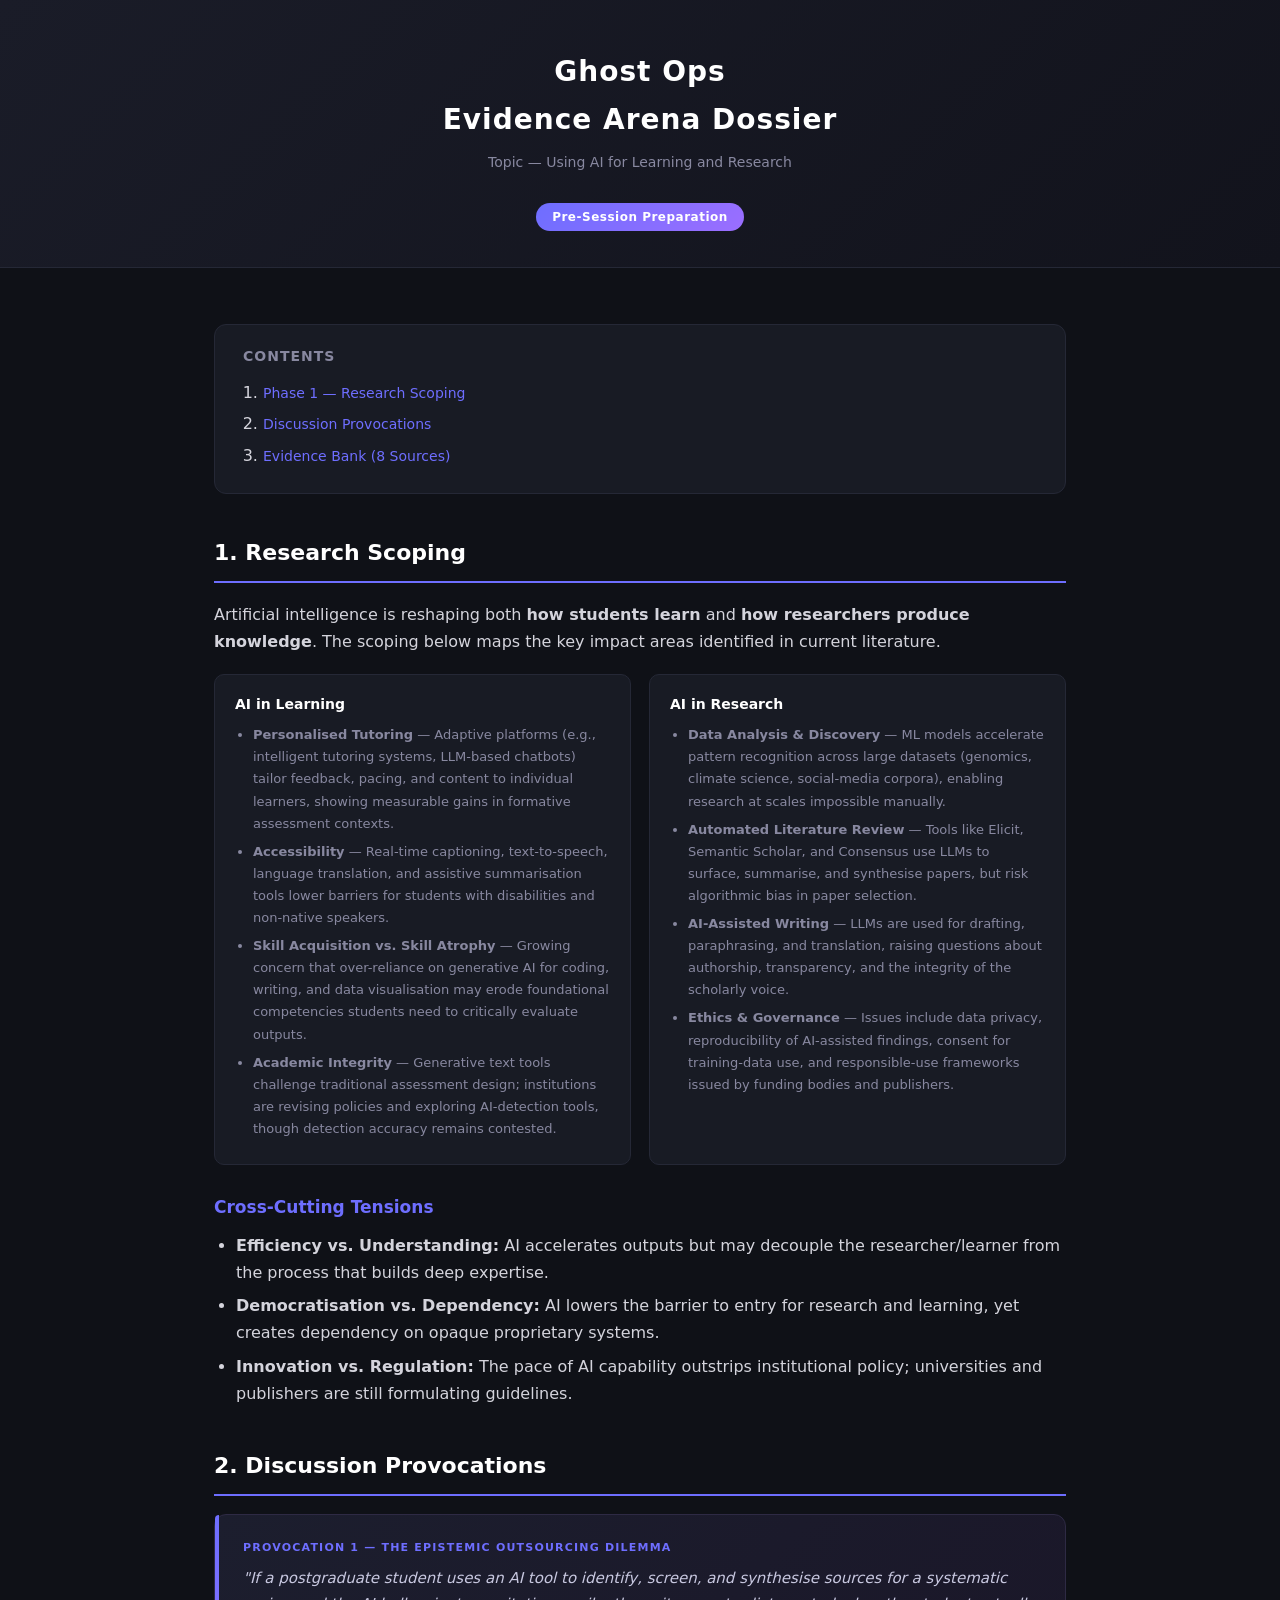
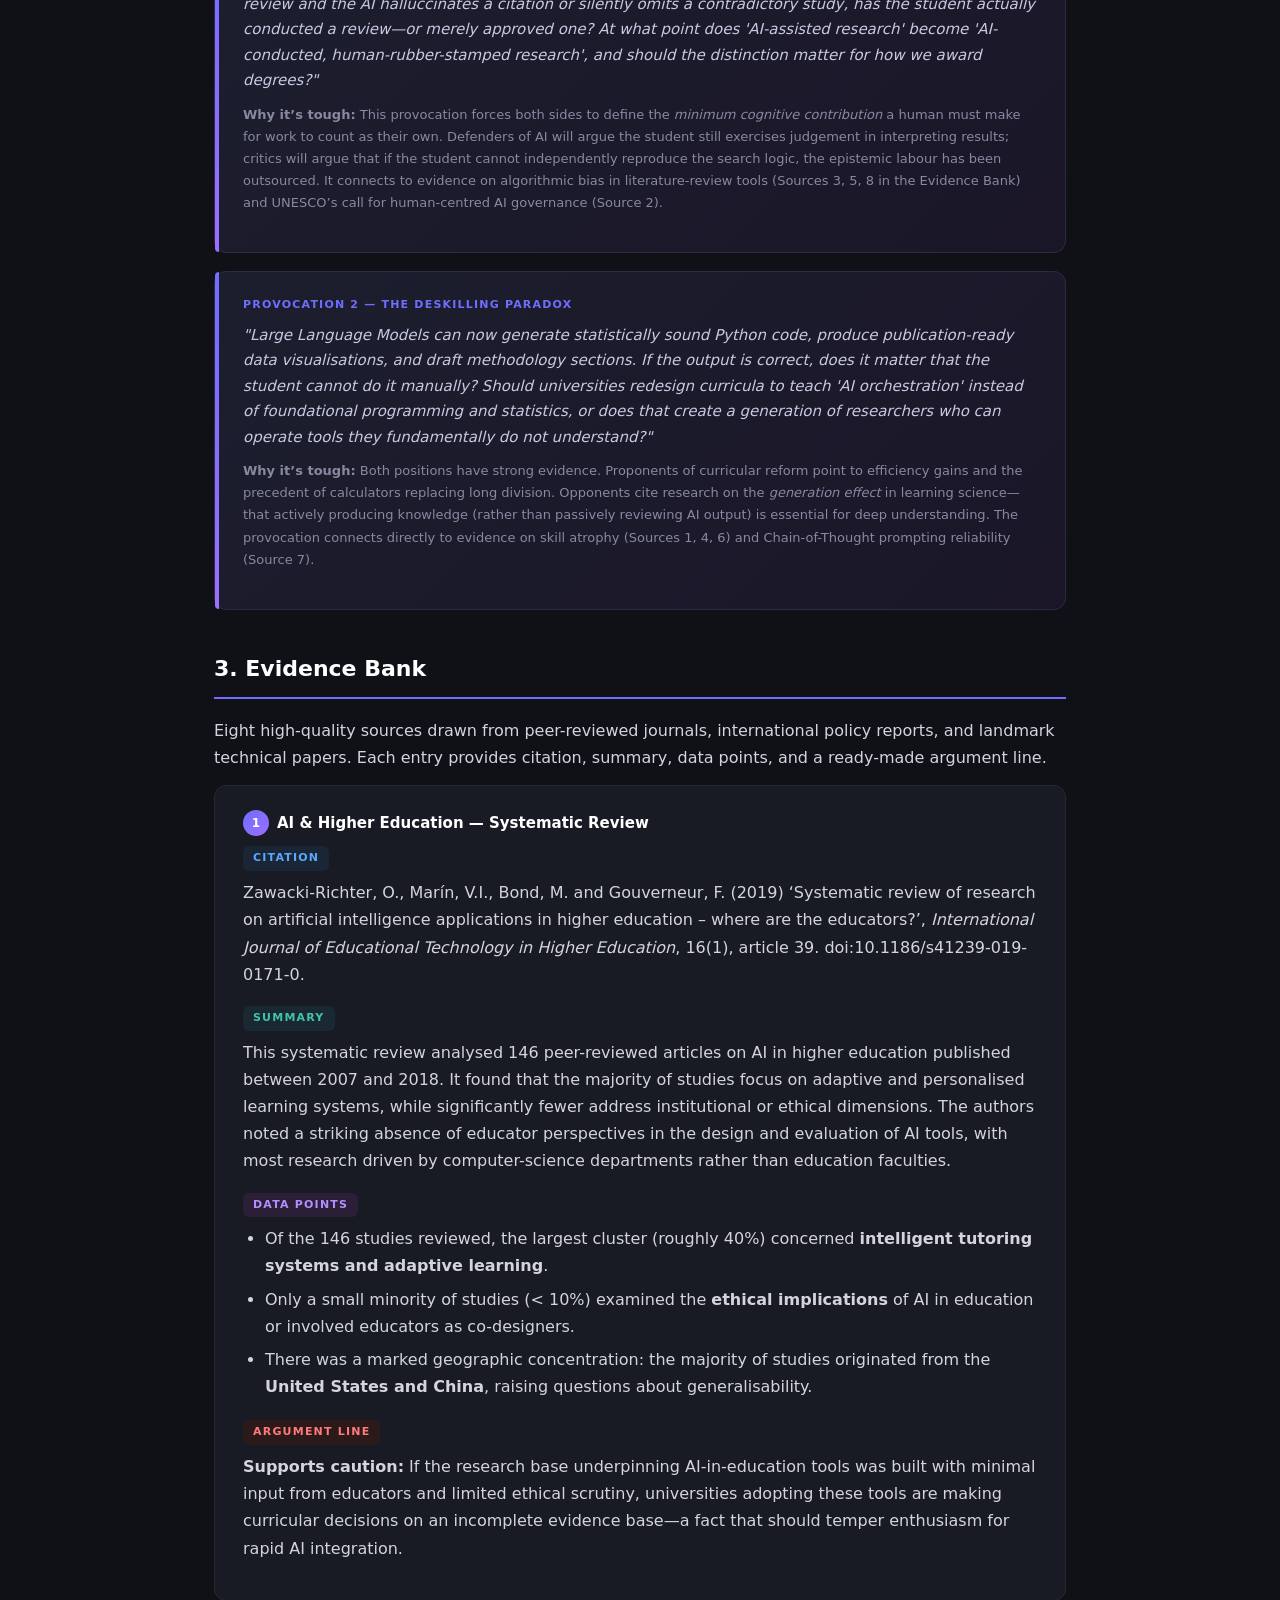
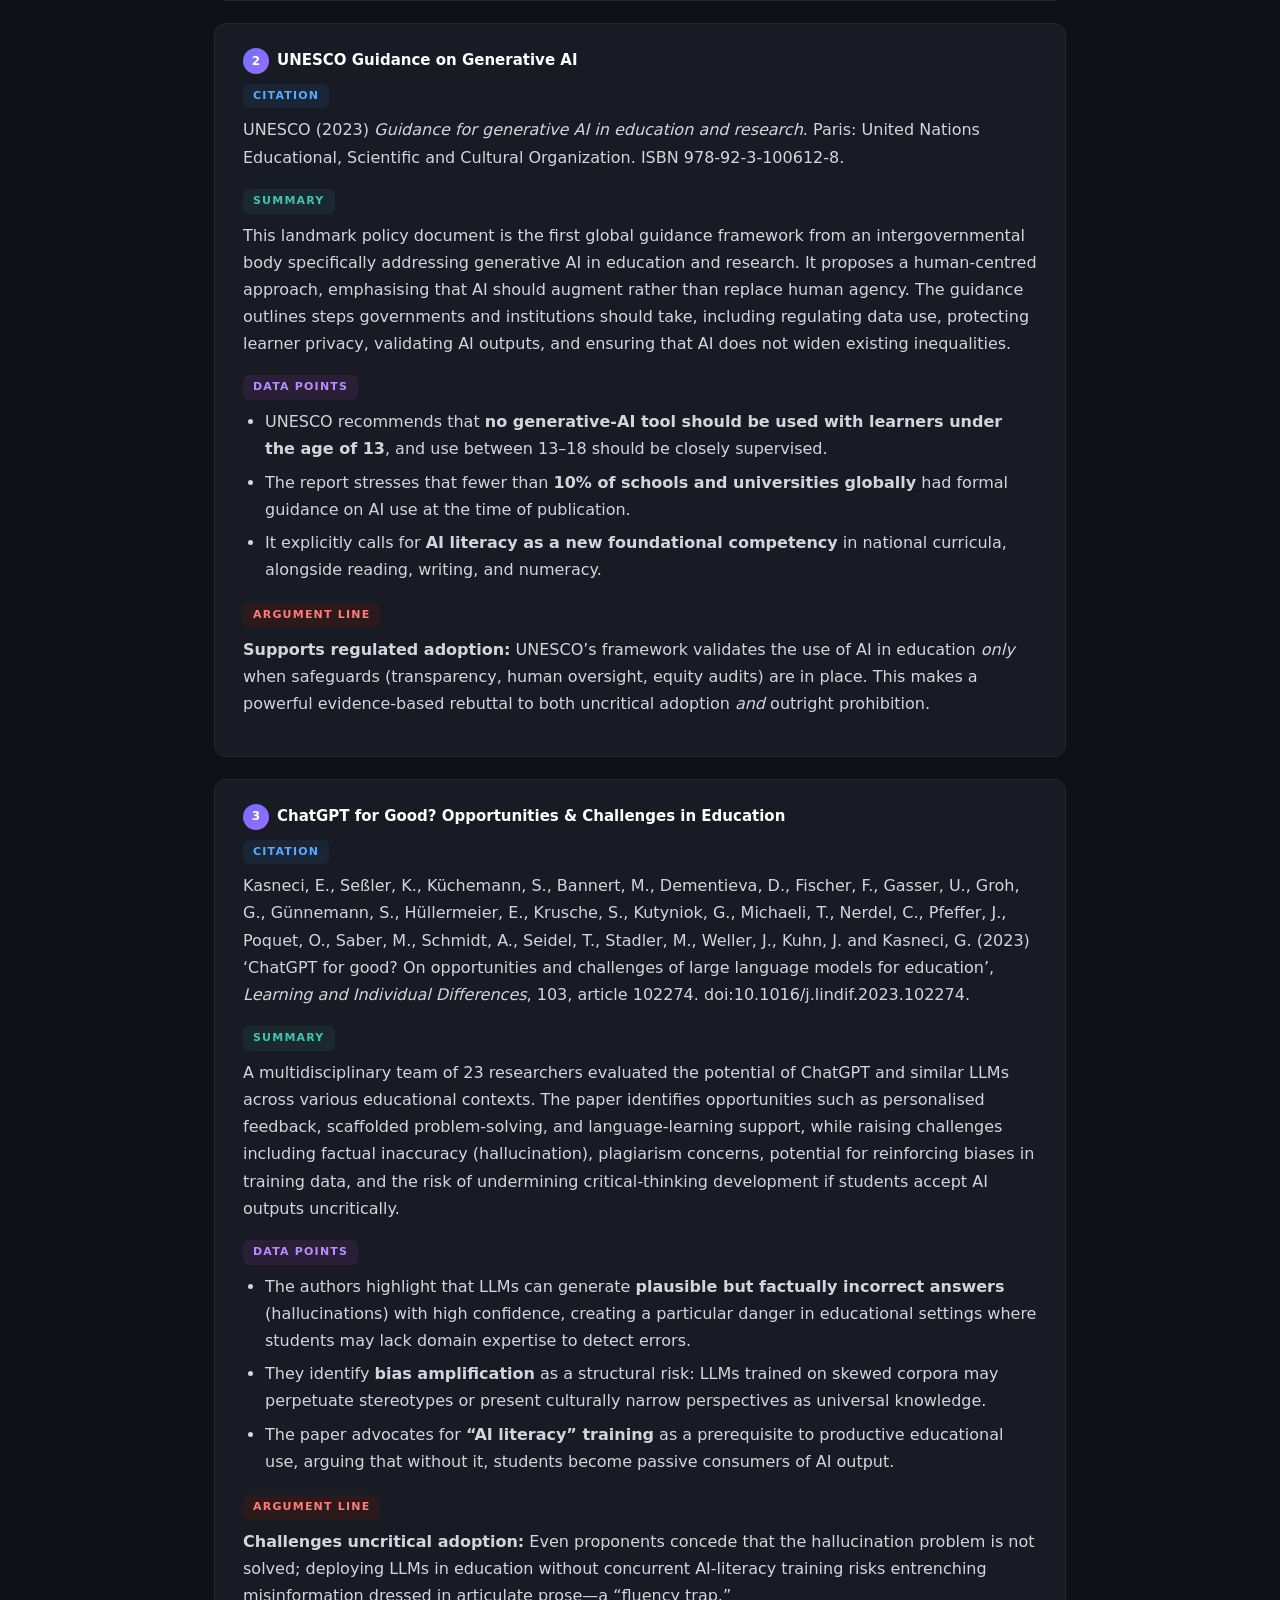
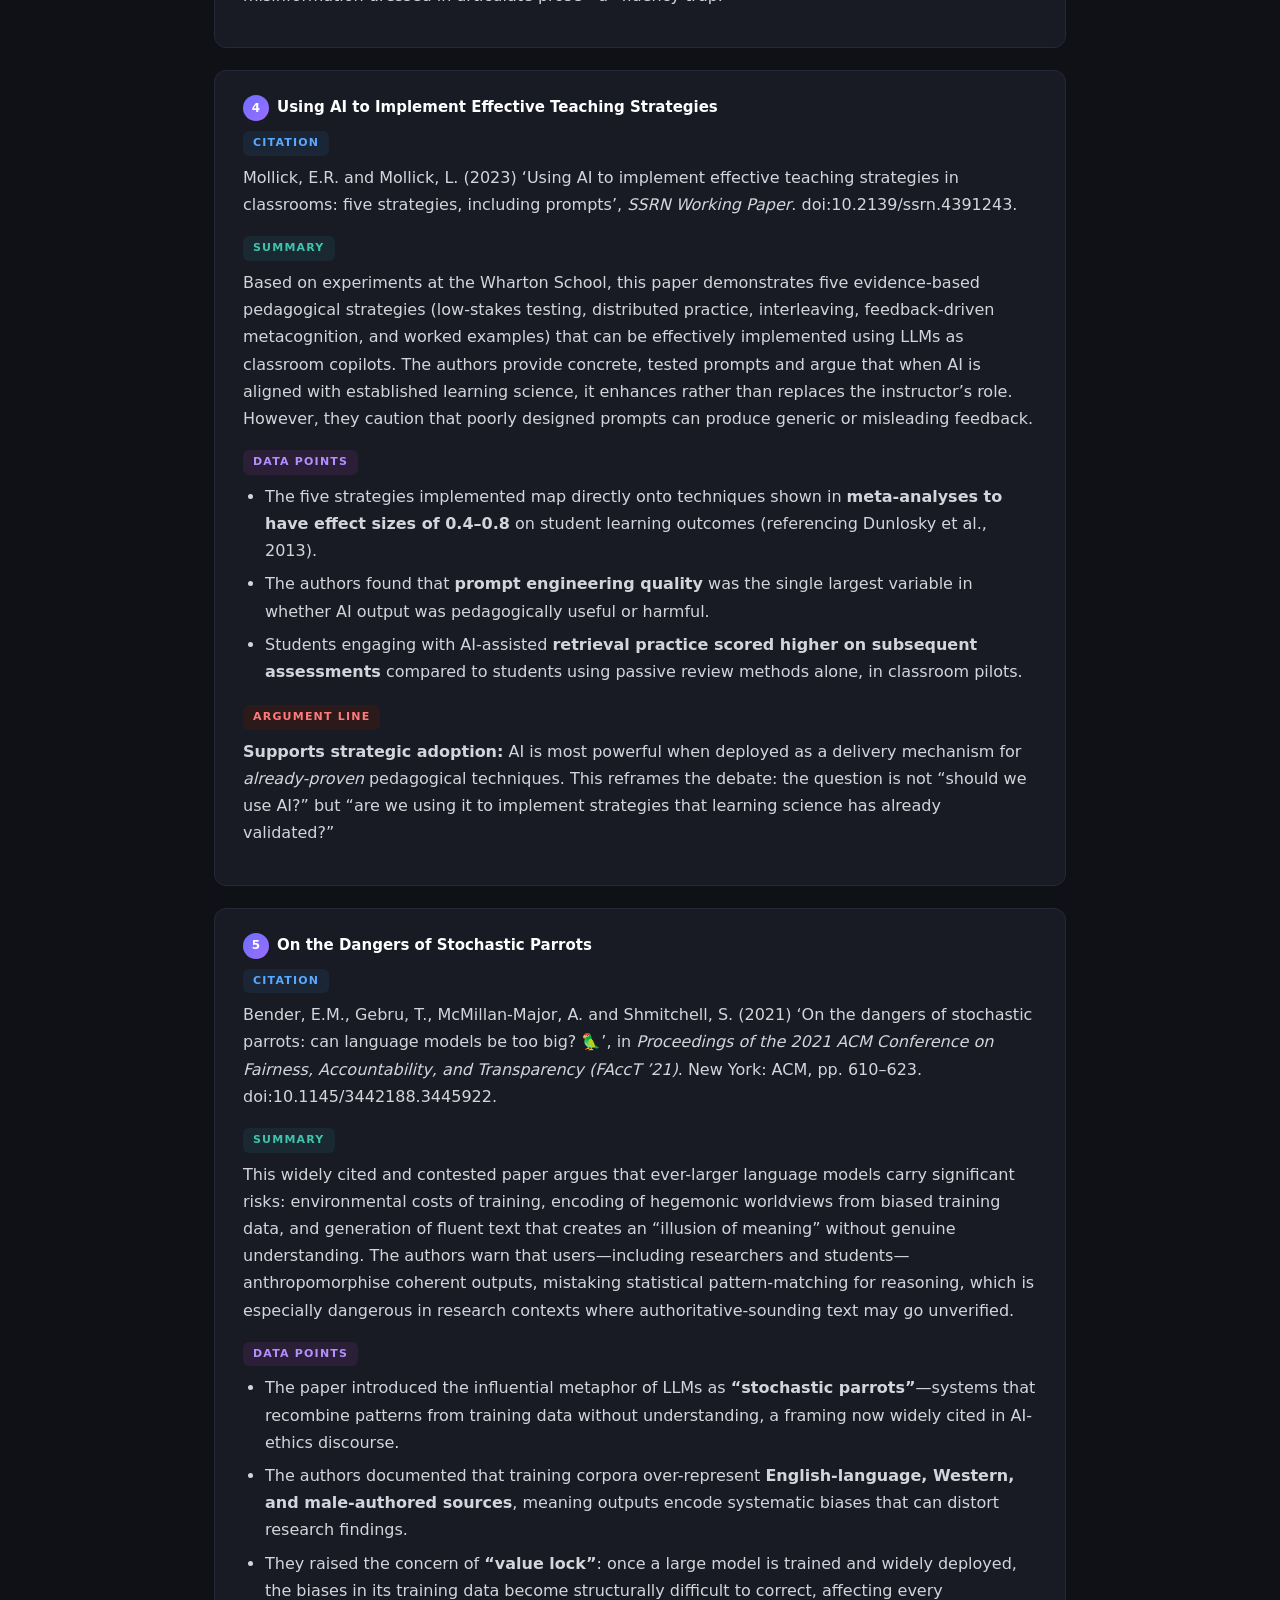
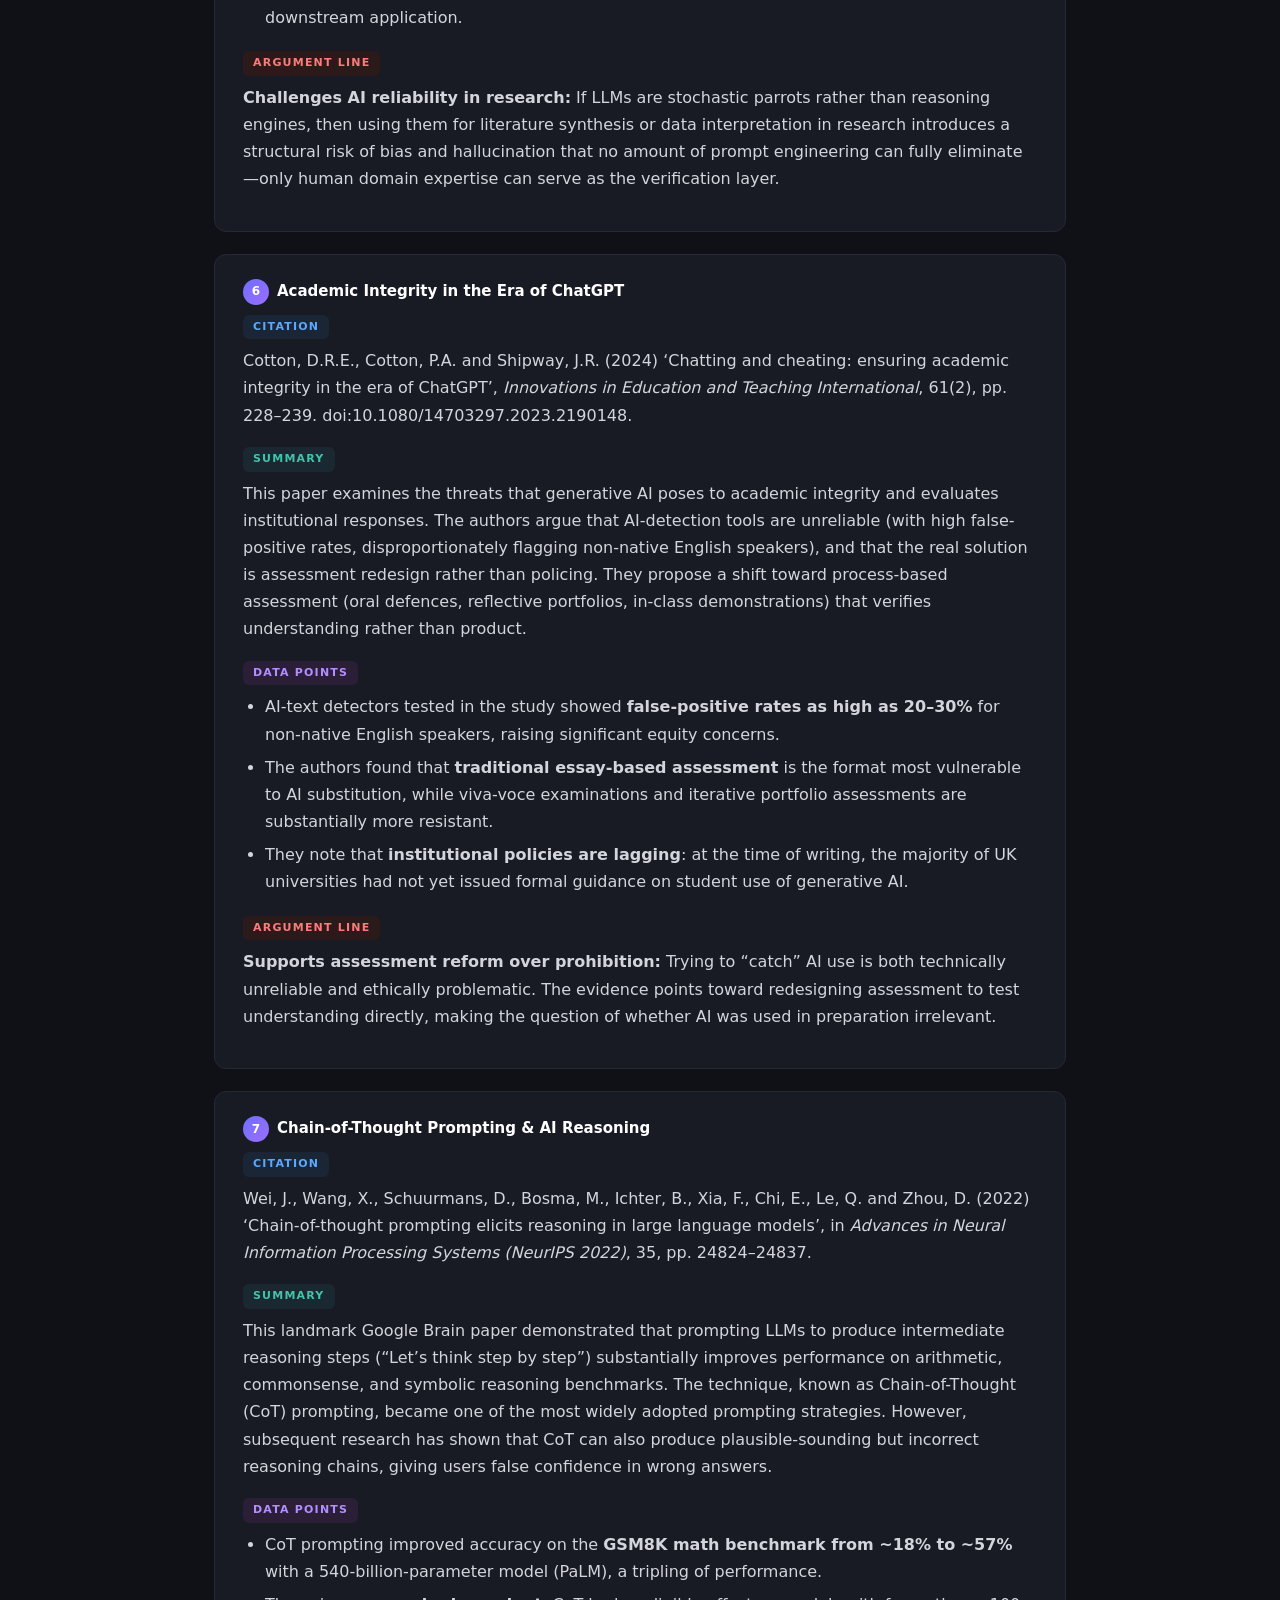
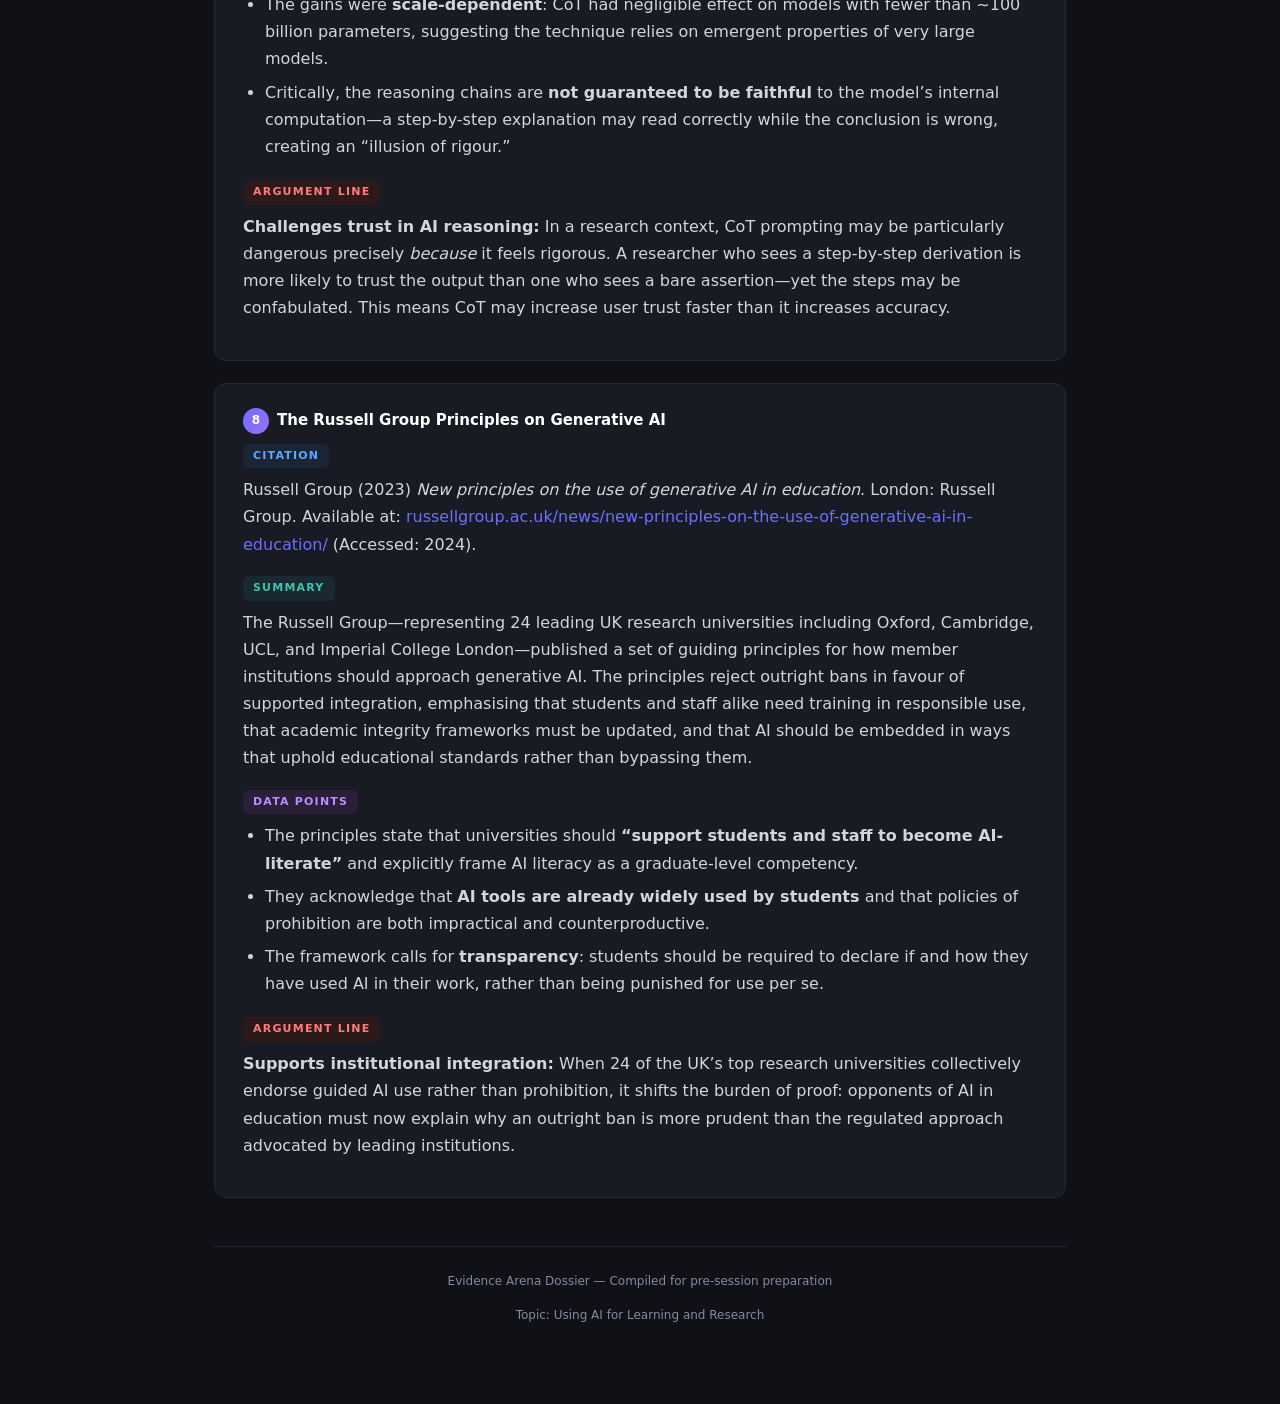
<file: index.html>
<!DOCTYPE html>
<html lang="en">
<head>
  <meta charset="UTF-8">
  <meta name="viewport" content="width=device-width, initial-scale=1.0">
  <title>Evidence Arena – AI in Learning &amp; Research Dossier</title>
  <style>
    :root{--bg:#0f1117;--card:#181b24;--accent:#6e6eff;--accent2:#9b6eff;--border:#252836;--text:#d4d4dc;--muted:#8888a0;--heading:#fff}
    *{margin:0;padding:0;box-sizing:border-box}
    body{font-family:'Segoe UI',system-ui,-apple-system,sans-serif;background:var(--bg);color:var(--text);line-height:1.7;padding:0}
    header{background:linear-gradient(135deg,#1a1c28 0%,#12131c 100%);border-bottom:1px solid var(--border);padding:48px 0 36px;text-align:center}
    header h1{font-size:28px;color:var(--heading);letter-spacing:1px}
    header .subtitle{color:var(--muted);font-size:14px;margin-top:8px}
    header .badge{display:inline-block;margin-top:14px;padding:4px 16px;border-radius:20px;background:linear-gradient(135deg,var(--accent),var(--accent2));color:#fff;font-size:12px;font-weight:600;letter-spacing:.5px}
    .container{max-width:900px;margin:0 auto;padding:32px 24px 64px}
    h2{font-size:22px;color:var(--heading);margin:40px 0 18px;padding-bottom:10px;border-bottom:2px solid var(--accent)}
    h3{font-size:17px;color:var(--accent);margin:28px 0 10px}
    h4{font-size:15px;color:var(--heading);margin:18px 0 8px}
    p{margin-bottom:14px}
    ul,ol{margin:0 0 16px 22px}
    li{margin-bottom:6px}
    .card{background:var(--card);border:1px solid var(--border);border-radius:12px;padding:24px 28px;margin-bottom:22px}
    .card-title{font-size:15px;font-weight:700;color:var(--heading);margin-bottom:6px;display:flex;align-items:center;gap:8px}
    .card-title .num{display:inline-flex;align-items:center;justify-content:center;width:26px;height:26px;border-radius:50%;background:linear-gradient(135deg,var(--accent),var(--accent2));color:#fff;font-size:12px;font-weight:700;flex-shrink:0}
    .label{display:inline-block;font-size:11px;text-transform:uppercase;letter-spacing:1.2px;font-weight:700;padding:3px 10px;border-radius:6px;margin-bottom:8px}
    .label-cite{background:#1a2636;color:#5ba8ff}
    .label-summary{background:#1a2832;color:#40c4aa}
    .label-data{background:#2a1f36;color:#b48eff}
    .label-arg{background:#2c1a1a;color:#ff7a7a}
    .provocation{background:linear-gradient(135deg,#1c1e2e,#1a1628);border:1px solid #2e2a44;border-radius:12px;padding:24px 28px;margin-bottom:18px;position:relative}
    .provocation::before{content:'';position:absolute;top:0;left:0;width:4px;height:100%;background:linear-gradient(180deg,var(--accent),var(--accent2));border-radius:4px 0 0 4px}
    .provocation .tag{font-size:11px;text-transform:uppercase;letter-spacing:1.2px;color:var(--accent);font-weight:700;margin-bottom:8px}
    .provocation blockquote{font-size:15px;color:#c8c8e0;font-style:italic;border:none;padding:0;margin:0 0 10px}
    .provocation .rationale{font-size:13px;color:var(--muted)}
    .scope-grid{display:grid;grid-template-columns:1fr 1fr;gap:18px;margin:18px 0}
    .scope-item{background:var(--card);border:1px solid var(--border);border-radius:10px;padding:18px 20px}
    .scope-item h4{margin-top:0;color:var(--heading);font-size:14px}
    .scope-item ul{margin:8px 0 0 18px;font-size:13px}
    .scope-item li{color:var(--muted)}
    .toc{background:var(--card);border:1px solid var(--border);border-radius:12px;padding:20px 28px;margin:24px 0}
    .toc h3{margin-top:0;font-size:14px;text-transform:uppercase;letter-spacing:1px;color:var(--muted)}
    .toc ol{margin:10px 0 0 20px}
    .toc li{margin-bottom:4px}
    .toc a{color:var(--accent);text-decoration:none;font-size:14px}
    .toc a:hover{text-decoration:underline}
    @media(max-width:700px){.scope-grid{grid-template-columns:1fr}.container{padding:20px 14px}}
  </style>
</head>
<body>

<header>
   <h1>Ghost Ops</h1>
  <h1>Evidence Arena Dossier</h1>
  <p class="subtitle">Topic &mdash; Using AI for Learning and Research</p>
  <span class="badge">Pre-Session Preparation</span>
</header>

<div class="container">

  <!-- TABLE OF CONTENTS -->
  <nav class="toc">
    <h3>Contents</h3>
    <ol>
      <li><a href="#scope">Phase 1 &mdash; Research Scoping</a></li>
      <li><a href="#provocations">Discussion Provocations</a></li>
      <li><a href="#evidence">Evidence Bank (8 Sources)</a></li>
    </ol>
  </nav>

  <!-- =========================================================
       SECTION 1 – RESEARCH SCOPING
       ========================================================= -->
  <h2 id="scope">1. Research Scoping</h2>

  <p>Artificial intelligence is reshaping both <strong>how students learn</strong> and <strong>how researchers produce knowledge</strong>. The scoping below maps the key impact areas identified in current literature.</p>

  <div class="scope-grid">
    <div class="scope-item">
      <h4>AI in Learning</h4>
      <ul>
        <li><strong>Personalised Tutoring</strong> &mdash; Adaptive platforms (e.g., intelligent tutoring systems, LLM-based chatbots) tailor feedback, pacing, and content to individual learners, showing measurable gains in formative assessment contexts.</li>
        <li><strong>Accessibility</strong> &mdash; Real-time captioning, text-to-speech, language translation, and assistive summarisation tools lower barriers for students with disabilities and non-native speakers.</li>
        <li><strong>Skill Acquisition vs. Skill Atrophy</strong> &mdash; Growing concern that over-reliance on generative AI for coding, writing, and data visualisation may erode foundational competencies students need to critically evaluate outputs.</li>
        <li><strong>Academic Integrity</strong> &mdash; Generative text tools challenge traditional assessment design; institutions are revising policies and exploring AI-detection tools, though detection accuracy remains contested.</li>
      </ul>
    </div>
    <div class="scope-item">
      <h4>AI in Research</h4>
      <ul>
        <li><strong>Data Analysis &amp; Discovery</strong> &mdash; ML models accelerate pattern recognition across large datasets (genomics, climate science, social-media corpora), enabling research at scales impossible manually.</li>
        <li><strong>Automated Literature Review</strong> &mdash; Tools like Elicit, Semantic Scholar, and Consensus use LLMs to surface, summarise, and synthesise papers, but risk algorithmic bias in paper selection.</li>
        <li><strong>AI-Assisted Writing</strong> &mdash; LLMs are used for drafting, paraphrasing, and translation, raising questions about authorship, transparency, and the integrity of the scholarly voice.</li>
        <li><strong>Ethics &amp; Governance</strong> &mdash; Issues include data privacy, reproducibility of AI-assisted findings, consent for training-data use, and responsible-use frameworks issued by funding bodies and publishers.</li>
      </ul>
    </div>
  </div>

  <h3>Cross-Cutting Tensions</h3>
  <ul>
    <li><strong>Efficiency vs. Understanding:</strong> AI accelerates outputs but may decouple the researcher/learner from the process that builds deep expertise.</li>
    <li><strong>Democratisation vs. Dependency:</strong> AI lowers the barrier to entry for research and learning, yet creates dependency on opaque proprietary systems.</li>
    <li><strong>Innovation vs. Regulation:</strong> The pace of AI capability outstrips institutional policy; universities and publishers are still formulating guidelines.</li>
  </ul>

  <!-- =========================================================
       SECTION 2 – DISCUSSION PROVOCATIONS
       ========================================================= -->
  <h2 id="provocations">2. Discussion Provocations</h2>

  <div class="provocation">
    <div class="tag">Provocation 1 &mdash; The Epistemic Outsourcing Dilemma</div>
    <blockquote>
      "If a postgraduate student uses an AI tool to identify, screen, and synthesise sources for a systematic review and the AI halluccinates a citation or silently omits a contradictory study, has the student actually conducted a review&mdash;or merely approved one? At what point does 'AI-assisted research' become 'AI-conducted, human-rubber-stamped research', and should the distinction matter for how we award degrees?"
    </blockquote>
    <p class="rationale"><strong>Why it&rsquo;s tough:</strong> This provocation forces both sides to define the <em>minimum cognitive contribution</em> a human must make for work to count as their own. Defenders of AI will argue the student still exercises judgement in interpreting results; critics will argue that if the student cannot independently reproduce the search logic, the epistemic labour has been outsourced. It connects to evidence on algorithmic bias in literature-review tools (Sources 3, 5, 8 in the Evidence Bank) and UNESCO&rsquo;s call for human-centred AI governance (Source 2).</p>
  </div>

  <div class="provocation">
    <div class="tag">Provocation 2 &mdash; The Deskilling Paradox</div>
    <blockquote>
      "Large Language Models can now generate statistically sound Python code, produce publication-ready data visualisations, and draft methodology sections. If the output is correct, does it matter that the student cannot do it manually? Should universities redesign curricula to teach 'AI orchestration' instead of foundational programming and statistics, or does that create a generation of researchers who can operate tools they fundamentally do not understand?"
    </blockquote>
    <p class="rationale"><strong>Why it&rsquo;s tough:</strong> Both positions have strong evidence. Proponents of curricular reform point to efficiency gains and the precedent of calculators replacing long division. Opponents cite research on the <em>generation effect</em> in learning science&mdash;that actively producing knowledge (rather than passively reviewing AI output) is essential for deep understanding. The provocation connects directly to evidence on skill atrophy (Sources 1, 4, 6) and Chain-of-Thought prompting reliability (Source 7).</p>
  </div>

  <!-- =========================================================
       SECTION 3 – EVIDENCE BANK
       ========================================================= -->
  <h2 id="evidence">3. Evidence Bank</h2>
  <p>Eight high-quality sources drawn from peer-reviewed journals, international policy reports, and landmark technical papers. Each entry provides citation, summary, data points, and a ready-made argument line.</p>

  <!-- SOURCE 1 -->
  <div class="card">
    <div class="card-title"><span class="num">1</span> AI &amp; Higher Education &mdash; Systematic Review</div>

    <span class="label label-cite">Citation</span>
    <p>Zawacki-Richter, O., Mar&iacute;n, V.I., Bond, M. and Gouverneur, F. (2019) &lsquo;Systematic review of research on artificial intelligence applications in higher education &ndash; where are the educators?&rsquo;, <em>International Journal of Educational Technology in Higher Education</em>, 16(1), article 39. doi:10.1186/s41239-019-0171-0.</p>

    <span class="label label-summary">Summary</span>
    <p>This systematic review analysed 146 peer-reviewed articles on AI in higher education published between 2007 and 2018. It found that the majority of studies focus on adaptive and personalised learning systems, while significantly fewer address institutional or ethical dimensions. The authors noted a striking absence of educator perspectives in the design and evaluation of AI tools, with most research driven by computer-science departments rather than education faculties.</p>

    <span class="label label-data">Data Points</span>
    <ul>
      <li>Of the 146 studies reviewed, the largest cluster (roughly 40%) concerned <strong>intelligent tutoring systems and adaptive learning</strong>.</li>
      <li>Only a small minority of studies (&lt; 10%) examined the <strong>ethical implications</strong> of AI in education or involved educators as co-designers.</li>
      <li>There was a marked geographic concentration: the majority of studies originated from the <strong>United States and China</strong>, raising questions about generalisability.</li>
    </ul>

    <span class="label label-arg">Argument Line</span>
    <p><strong>Supports caution:</strong> If the research base underpinning AI-in-education tools was built with minimal input from educators and limited ethical scrutiny, universities adopting these tools are making curricular decisions on an incomplete evidence base&mdash;a fact that should temper enthusiasm for rapid AI integration.</p>
  </div>

  <!-- SOURCE 2 -->
  <div class="card">
    <div class="card-title"><span class="num">2</span> UNESCO Guidance on Generative AI</div>

    <span class="label label-cite">Citation</span>
    <p>UNESCO (2023) <em>Guidance for generative AI in education and research</em>. Paris: United Nations Educational, Scientific and Cultural Organization. ISBN 978-92-3-100612-8.</p>

    <span class="label label-summary">Summary</span>
    <p>This landmark policy document is the first global guidance framework from an intergovernmental body specifically addressing generative AI in education and research. It proposes a human-centred approach, emphasising that AI should augment rather than replace human agency. The guidance outlines steps governments and institutions should take, including regulating data use, protecting learner privacy, validating AI outputs, and ensuring that AI does not widen existing inequalities.</p>

    <span class="label label-data">Data Points</span>
    <ul>
      <li>UNESCO recommends that <strong>no generative-AI tool should be used with learners under the age of 13</strong>, and use between 13&ndash;18 should be closely supervised.</li>
      <li>The report stresses that fewer than <strong>10% of schools and universities globally</strong> had formal guidance on AI use at the time of publication.</li>
      <li>It explicitly calls for <strong>AI literacy as a new foundational competency</strong> in national curricula, alongside reading, writing, and numeracy.</li>
    </ul>

    <span class="label label-arg">Argument Line</span>
    <p><strong>Supports regulated adoption:</strong> UNESCO&rsquo;s framework validates the use of AI in education <em>only</em> when safeguards (transparency, human oversight, equity audits) are in place. This makes a powerful evidence-based rebuttal to both uncritical adoption <em>and</em> outright prohibition.</p>
  </div>

  <!-- SOURCE 3 -->
  <div class="card">
    <div class="card-title"><span class="num">3</span> ChatGPT for Good? Opportunities &amp; Challenges in Education</div>

    <span class="label label-cite">Citation</span>
    <p>Kasneci, E., Se&szlig;ler, K., K&uuml;chemann, S., Bannert, M., Dementieva, D., Fischer, F., Gasser, U., Groh, G., G&uuml;nnemann, S., H&uuml;llermeier, E., Krusche, S., Kutyniok, G., Michaeli, T., Nerdel, C., Pfeffer, J., Poquet, O., Saber, M., Schmidt, A., Seidel, T., Stadler, M., Weller, J., Kuhn, J. and Kasneci, G. (2023) &lsquo;ChatGPT for good? On opportunities and challenges of large language models for education&rsquo;, <em>Learning and Individual Differences</em>, 103, article 102274. doi:10.1016/j.lindif.2023.102274.</p>

    <span class="label label-summary">Summary</span>
    <p>A multidisciplinary team of 23 researchers evaluated the potential of ChatGPT and similar LLMs across various educational contexts. The paper identifies opportunities such as personalised feedback, scaffolded problem-solving, and language-learning support, while raising challenges including factual inaccuracy (hallucination), plagiarism concerns, potential for reinforcing biases in training data, and the risk of undermining critical-thinking development if students accept AI outputs uncritically.</p>

    <span class="label label-data">Data Points</span>
    <ul>
      <li>The authors highlight that LLMs can generate <strong>plausible but factually incorrect answers</strong> (hallucinations) with high confidence, creating a particular danger in educational settings where students may lack domain expertise to detect errors.</li>
      <li>They identify <strong>bias amplification</strong> as a structural risk: LLMs trained on skewed corpora may perpetuate stereotypes or present culturally narrow perspectives as universal knowledge.</li>
      <li>The paper advocates for <strong>&ldquo;AI literacy&rdquo; training</strong> as a prerequisite to productive educational use, arguing that without it, students become passive consumers of AI output.</li>
    </ul>

    <span class="label label-arg">Argument Line</span>
    <p><strong>Challenges uncritical adoption:</strong> Even proponents concede that the hallucination problem is not solved; deploying LLMs in education without concurrent AI-literacy training risks entrenching misinformation dressed in articulate prose&mdash;a &ldquo;fluency trap.&rdquo;</p>
  </div>

  <!-- SOURCE 4 -->
  <div class="card">
    <div class="card-title"><span class="num">4</span> Using AI to Implement Effective Teaching Strategies</div>

    <span class="label label-cite">Citation</span>
    <p>Mollick, E.R. and Mollick, L. (2023) &lsquo;Using AI to implement effective teaching strategies in classrooms: five strategies, including prompts&rsquo;, <em>SSRN Working Paper</em>. doi:10.2139/ssrn.4391243.</p>

    <span class="label label-summary">Summary</span>
    <p>Based on experiments at the Wharton School, this paper demonstrates five evidence-based pedagogical strategies (low-stakes testing, distributed practice, interleaving, feedback-driven metacognition, and worked examples) that can be effectively implemented using LLMs as classroom copilots. The authors provide concrete, tested prompts and argue that when AI is aligned with established learning science, it enhances rather than replaces the instructor&rsquo;s role. However, they caution that poorly designed prompts can produce generic or misleading feedback.</p>

    <span class="label label-data">Data Points</span>
    <ul>
      <li>The five strategies implemented map directly onto techniques shown in <strong>meta-analyses to have effect sizes of 0.4&ndash;0.8</strong> on student learning outcomes (referencing Dunlosky et al., 2013).</li>
      <li>The authors found that <strong>prompt engineering quality</strong> was the single largest variable in whether AI output was pedagogically useful or harmful.</li>
      <li>Students engaging with AI-assisted <strong>retrieval practice scored higher on subsequent assessments</strong> compared to students using passive review methods alone, in classroom pilots.</li>
    </ul>

    <span class="label label-arg">Argument Line</span>
    <p><strong>Supports strategic adoption:</strong> AI is most powerful when deployed as a delivery mechanism for <em>already-proven</em> pedagogical techniques. This reframes the debate: the question is not &ldquo;should we use AI?&rdquo; but &ldquo;are we using it to implement strategies that learning science has already validated?&rdquo;</p>
  </div>

  <!-- SOURCE 5 -->
  <div class="card">
    <div class="card-title"><span class="num">5</span> On the Dangers of Stochastic Parrots</div>

    <span class="label label-cite">Citation</span>
    <p>Bender, E.M., Gebru, T., McMillan-Major, A. and Shmitchell, S. (2021) &lsquo;On the dangers of stochastic parrots: can language models be too big? &#x1F99C;&rsquo;, in <em>Proceedings of the 2021 ACM Conference on Fairness, Accountability, and Transparency (FAccT &rsquo;21)</em>. New York: ACM, pp. 610&ndash;623. doi:10.1145/3442188.3445922.</p>

    <span class="label label-summary">Summary</span>
    <p>This widely cited and contested paper argues that ever-larger language models carry significant risks: environmental costs of training, encoding of hegemonic worldviews from biased training data, and generation of fluent text that creates an &ldquo;illusion of meaning&rdquo; without genuine understanding. The authors warn that users&mdash;including researchers and students&mdash;anthropomorphise coherent outputs, mistaking statistical pattern-matching for reasoning, which is especially dangerous in research contexts where authoritative-sounding text may go unverified.</p>

    <span class="label label-data">Data Points</span>
    <ul>
      <li>The paper introduced the influential metaphor of LLMs as <strong>&ldquo;stochastic parrots&rdquo;</strong>&mdash;systems that recombine patterns from training data without understanding, a framing now widely cited in AI-ethics discourse.</li>
      <li>The authors documented that training corpora over-represent <strong>English-language, Western, and male-authored sources</strong>, meaning outputs encode systematic biases that can distort research findings.</li>
      <li>They raised the concern of <strong>&ldquo;value lock&rdquo;</strong>: once a large model is trained and widely deployed, the biases in its training data become structurally difficult to correct, affecting every downstream application.</li>
    </ul>

    <span class="label label-arg">Argument Line</span>
    <p><strong>Challenges AI reliability in research:</strong> If LLMs are stochastic parrots rather than reasoning engines, then using them for literature synthesis or data interpretation in research introduces a structural risk of bias and hallucination that no amount of prompt engineering can fully eliminate&mdash;only human domain expertise can serve as the verification layer.</p>
  </div>

  <!-- SOURCE 6 -->
  <div class="card">
    <div class="card-title"><span class="num">6</span> Academic Integrity in the Era of ChatGPT</div>

    <span class="label label-cite">Citation</span>
    <p>Cotton, D.R.E., Cotton, P.A. and Shipway, J.R. (2024) &lsquo;Chatting and cheating: ensuring academic integrity in the era of ChatGPT&rsquo;, <em>Innovations in Education and Teaching International</em>, 61(2), pp. 228&ndash;239. doi:10.1080/14703297.2023.2190148.</p>

    <span class="label label-summary">Summary</span>
    <p>This paper examines the threats that generative AI poses to academic integrity and evaluates institutional responses. The authors argue that AI-detection tools are unreliable (with high false-positive rates, disproportionately flagging non-native English speakers), and that the real solution is assessment redesign rather than policing. They propose a shift toward process-based assessment (oral defences, reflective portfolios, in-class demonstrations) that verifies understanding rather than product.</p>

    <span class="label label-data">Data Points</span>
    <ul>
      <li>AI-text detectors tested in the study showed <strong>false-positive rates as high as 20&ndash;30%</strong> for non-native English speakers, raising significant equity concerns.</li>
      <li>The authors found that <strong>traditional essay-based assessment</strong> is the format most vulnerable to AI substitution, while viva-voce examinations and iterative portfolio assessments are substantially more resistant.</li>
      <li>They note that <strong>institutional policies are lagging</strong>: at the time of writing, the majority of UK universities had not yet issued formal guidance on student use of generative AI.</li>
    </ul>

    <span class="label label-arg">Argument Line</span>
    <p><strong>Supports assessment reform over prohibition:</strong> Trying to &ldquo;catch&rdquo; AI use is both technically unreliable and ethically problematic. The evidence points toward redesigning assessment to test understanding directly, making the question of whether AI was used in preparation irrelevant.</p>
  </div>

  <!-- SOURCE 7 -->
  <div class="card">
    <div class="card-title"><span class="num">7</span> Chain-of-Thought Prompting &amp; AI Reasoning</div>

    <span class="label label-cite">Citation</span>
    <p>Wei, J., Wang, X., Schuurmans, D., Bosma, M., Ichter, B., Xia, F., Chi, E., Le, Q. and Zhou, D. (2022) &lsquo;Chain-of-thought prompting elicits reasoning in large language models&rsquo;, in <em>Advances in Neural Information Processing Systems (NeurIPS 2022)</em>, 35, pp. 24824&ndash;24837.</p>

    <span class="label label-summary">Summary</span>
    <p>This landmark Google Brain paper demonstrated that prompting LLMs to produce intermediate reasoning steps (&ldquo;Let&rsquo;s think step by step&rdquo;) substantially improves performance on arithmetic, commonsense, and symbolic reasoning benchmarks. The technique, known as Chain-of-Thought (CoT) prompting, became one of the most widely adopted prompting strategies. However, subsequent research has shown that CoT can also produce plausible-sounding but incorrect reasoning chains, giving users false confidence in wrong answers.</p>

    <span class="label label-data">Data Points</span>
    <ul>
      <li>CoT prompting improved accuracy on the <strong>GSM8K math benchmark from ~18% to ~57%</strong> with a 540-billion-parameter model (PaLM), a tripling of performance.</li>
      <li>The gains were <strong>scale-dependent</strong>: CoT had negligible effect on models with fewer than ~100 billion parameters, suggesting the technique relies on emergent properties of very large models.</li>
      <li>Critically, the reasoning chains are <strong>not guaranteed to be faithful</strong> to the model&rsquo;s internal computation&mdash;a step-by-step explanation may read correctly while the conclusion is wrong, creating an &ldquo;illusion of rigour.&rdquo;</li>
    </ul>

    <span class="label label-arg">Argument Line</span>
    <p><strong>Challenges trust in AI reasoning:</strong> In a research context, CoT prompting may be particularly dangerous precisely <em>because</em> it feels rigorous. A researcher who sees a step-by-step derivation is more likely to trust the output than one who sees a bare assertion&mdash;yet the steps may be confabulated. This means CoT may increase user trust faster than it increases accuracy.</p>
  </div>

  <!-- SOURCE 8 -->
  <div class="card">
    <div class="card-title"><span class="num">8</span> The Russell Group Principles on Generative AI</div>

    <span class="label label-cite">Citation</span>
    <p>Russell Group (2023) <em>New principles on the use of generative AI in education</em>. London: Russell Group. Available at: <span style="color:var(--accent)">russellgroup.ac.uk/news/new-principles-on-the-use-of-generative-ai-in-education/</span> (Accessed: 2024).</p>

    <span class="label label-summary">Summary</span>
    <p>The Russell Group&mdash;representing 24 leading UK research universities including Oxford, Cambridge, UCL, and Imperial College London&mdash;published a set of guiding principles for how member institutions should approach generative AI. The principles reject outright bans in favour of supported integration, emphasising that students and staff alike need training in responsible use, that academic integrity frameworks must be updated, and that AI should be embedded in ways that uphold educational standards rather than bypassing them.</p>

    <span class="label label-data">Data Points</span>
    <ul>
      <li>The principles state that universities should <strong>&ldquo;support students and staff to become AI-literate&rdquo;</strong> and explicitly frame AI literacy as a graduate-level competency.</li>
      <li>They acknowledge that <strong>AI tools are already widely used by students</strong> and that policies of prohibition are both impractical and counterproductive.</li>
      <li>The framework calls for <strong>transparency</strong>: students should be required to declare if and how they have used AI in their work, rather than being punished for use per se.</li>
    </ul>

    <span class="label label-arg">Argument Line</span>
    <p><strong>Supports institutional integration:</strong> When 24 of the UK&rsquo;s top research universities collectively endorse guided AI use rather than prohibition, it shifts the burden of proof: opponents of AI in education must now explain why an outright ban is more prudent than the regulated approach advocated by leading institutions.</p>
  </div>

  <!-- FOOTER -->
  <div style="margin-top:48px;padding-top:24px;border-top:1px solid var(--border);text-align:center;color:var(--muted);font-size:12px">
    <p>Evidence Arena Dossier &mdash; Compiled for pre-session preparation</p>
    <p>Topic: Using AI for Learning and Research</p>
  </div>

</div>
</body>
</html>
</file>
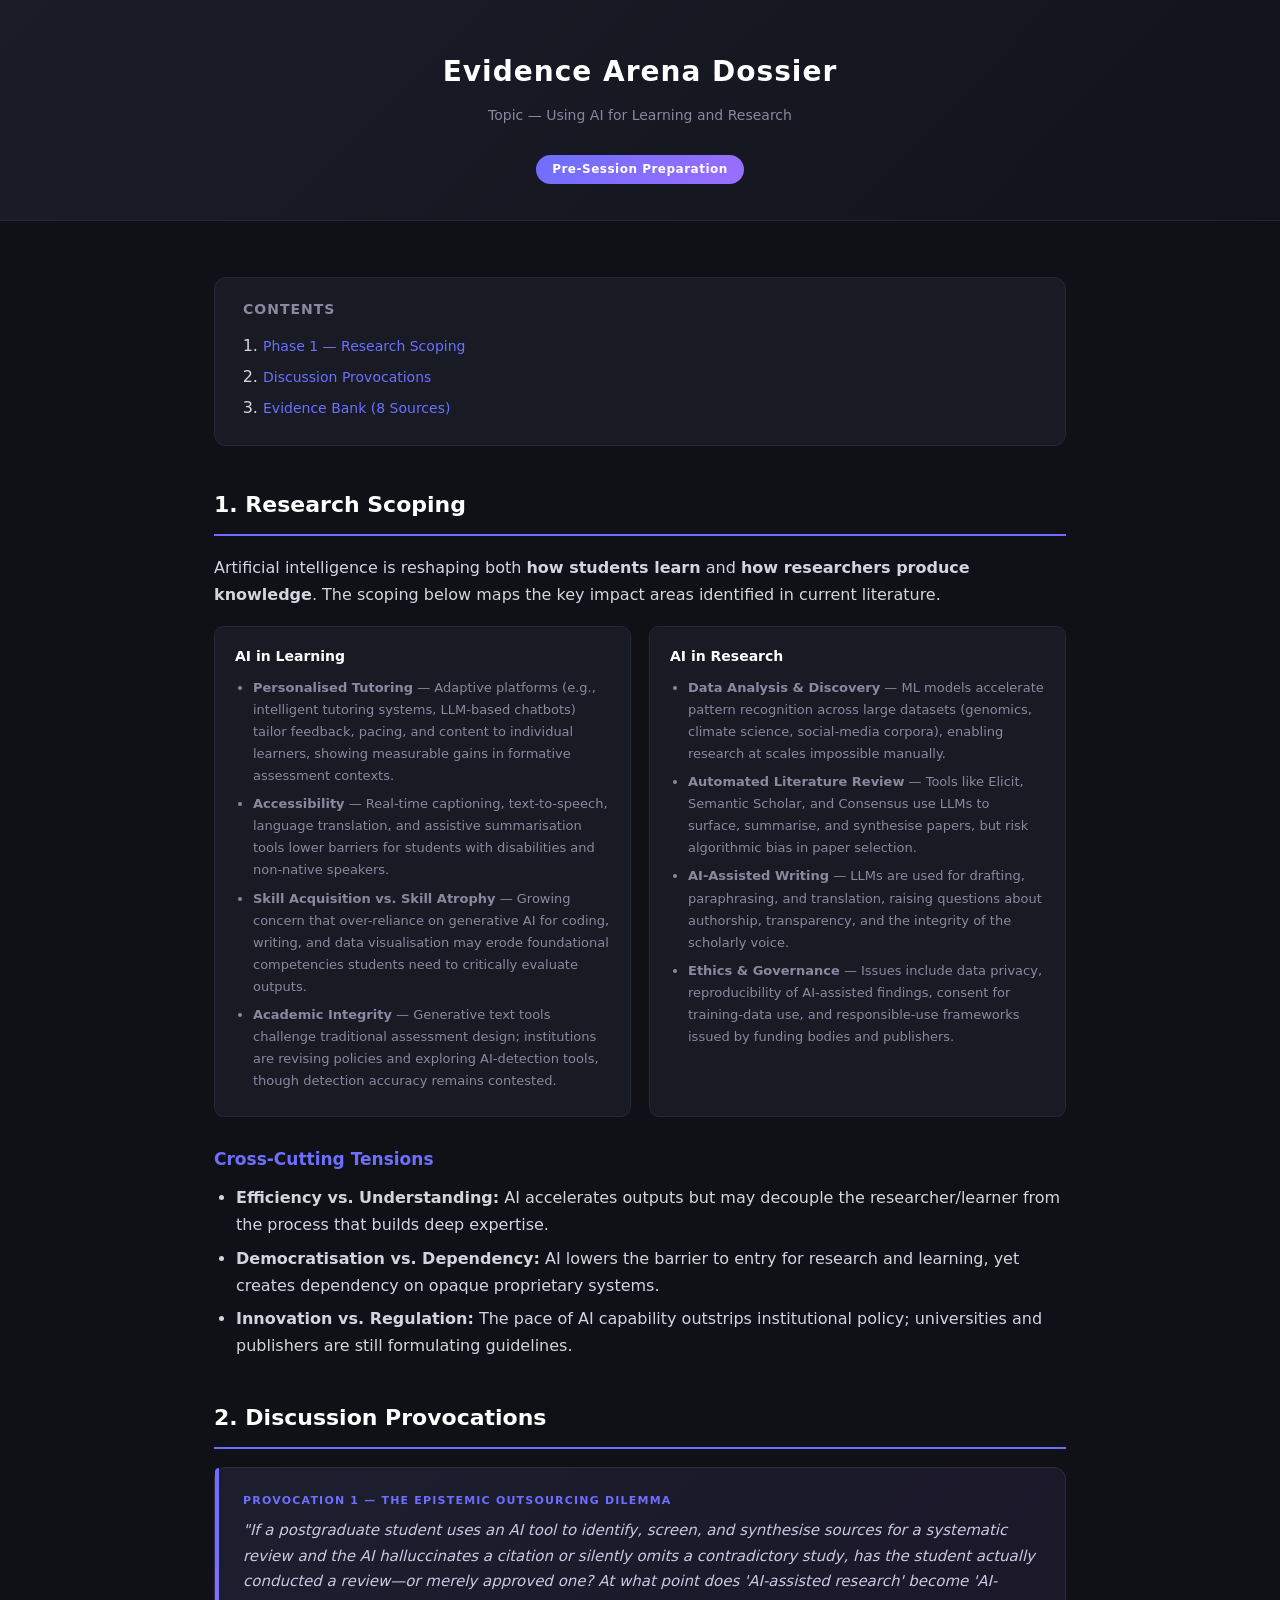
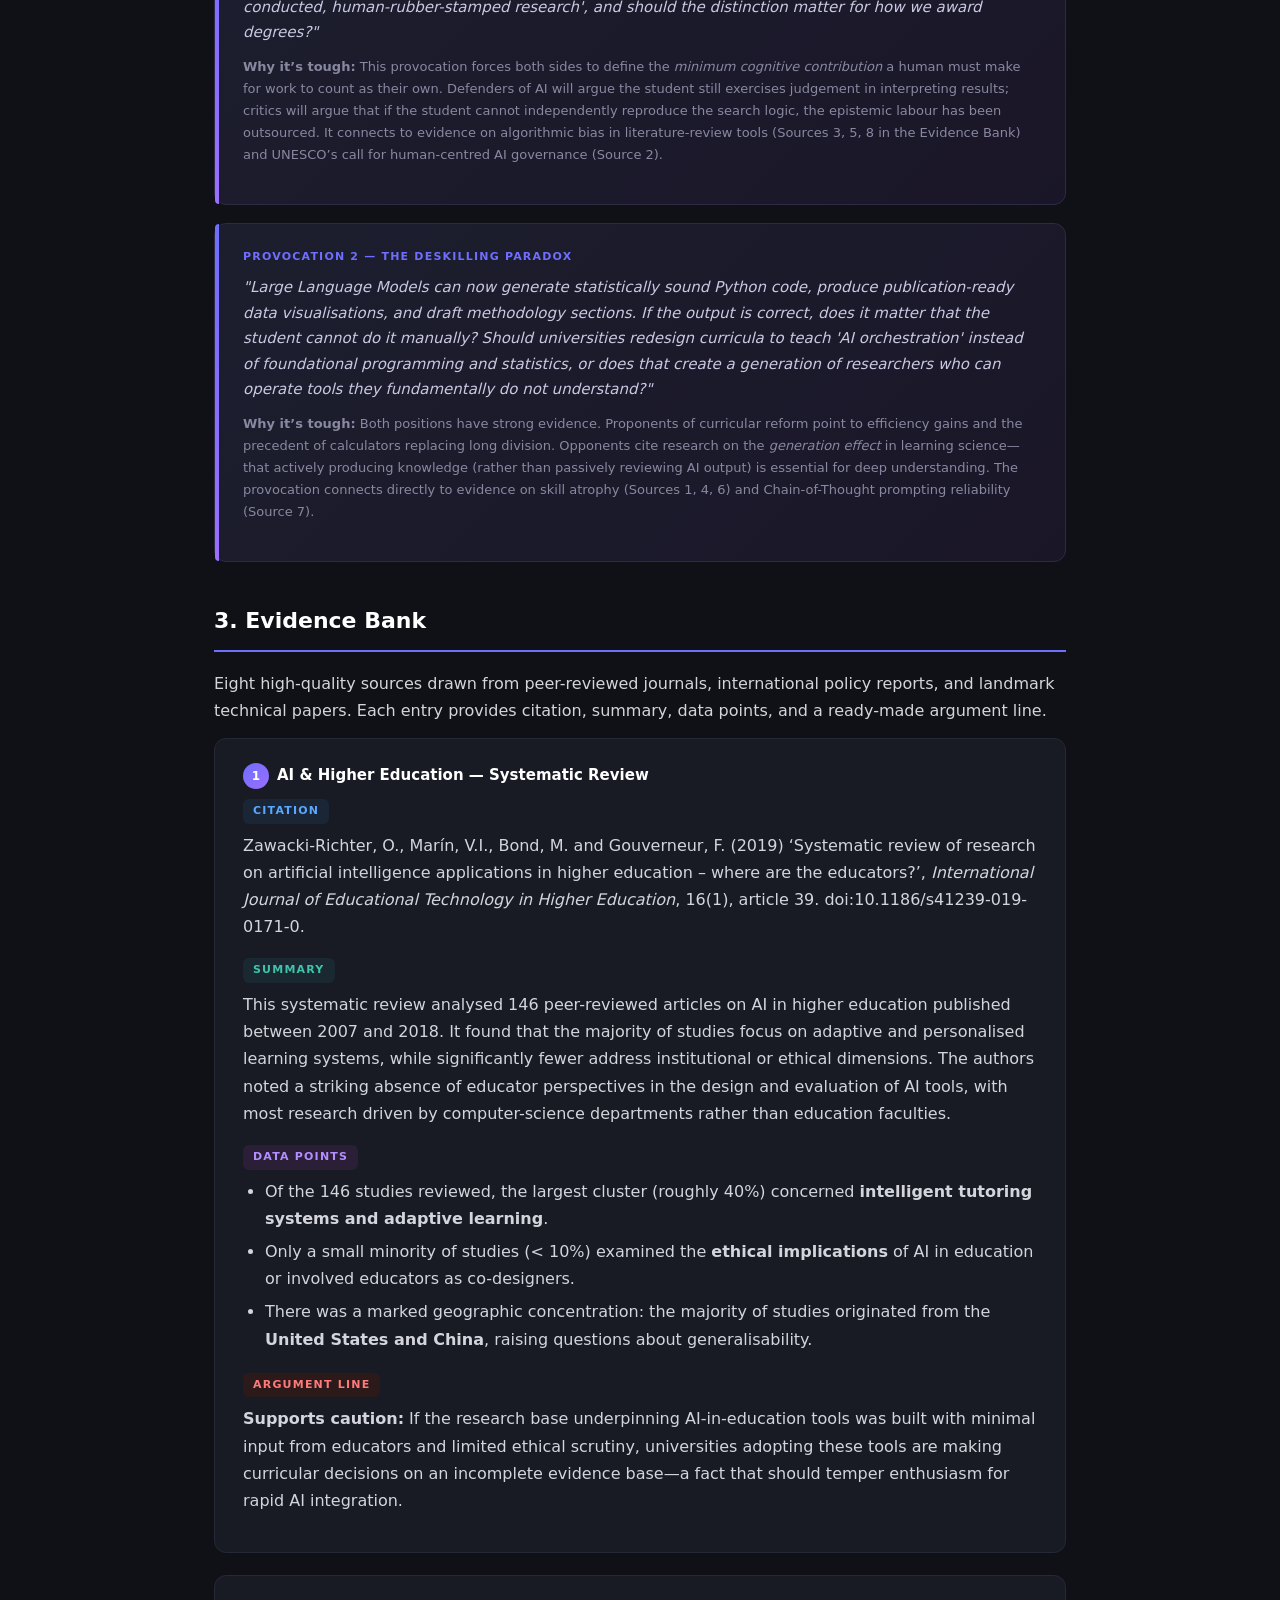
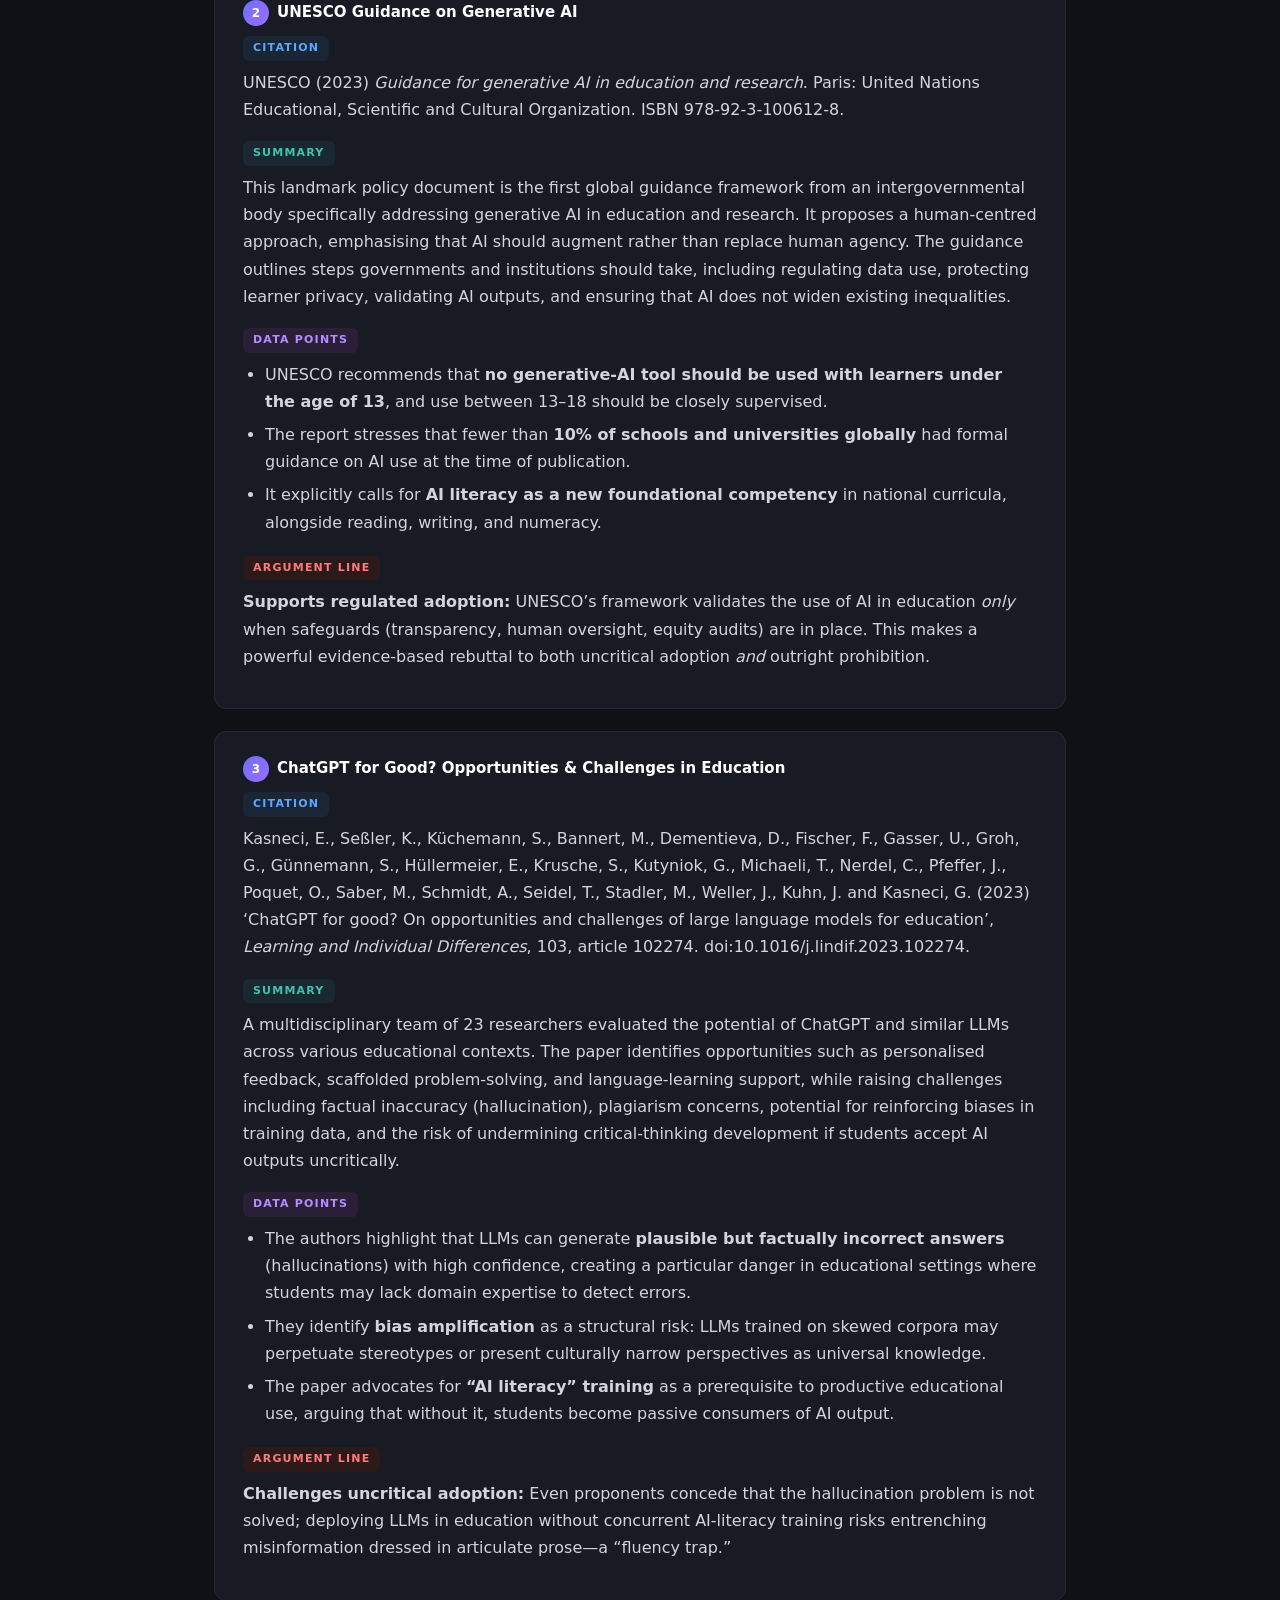
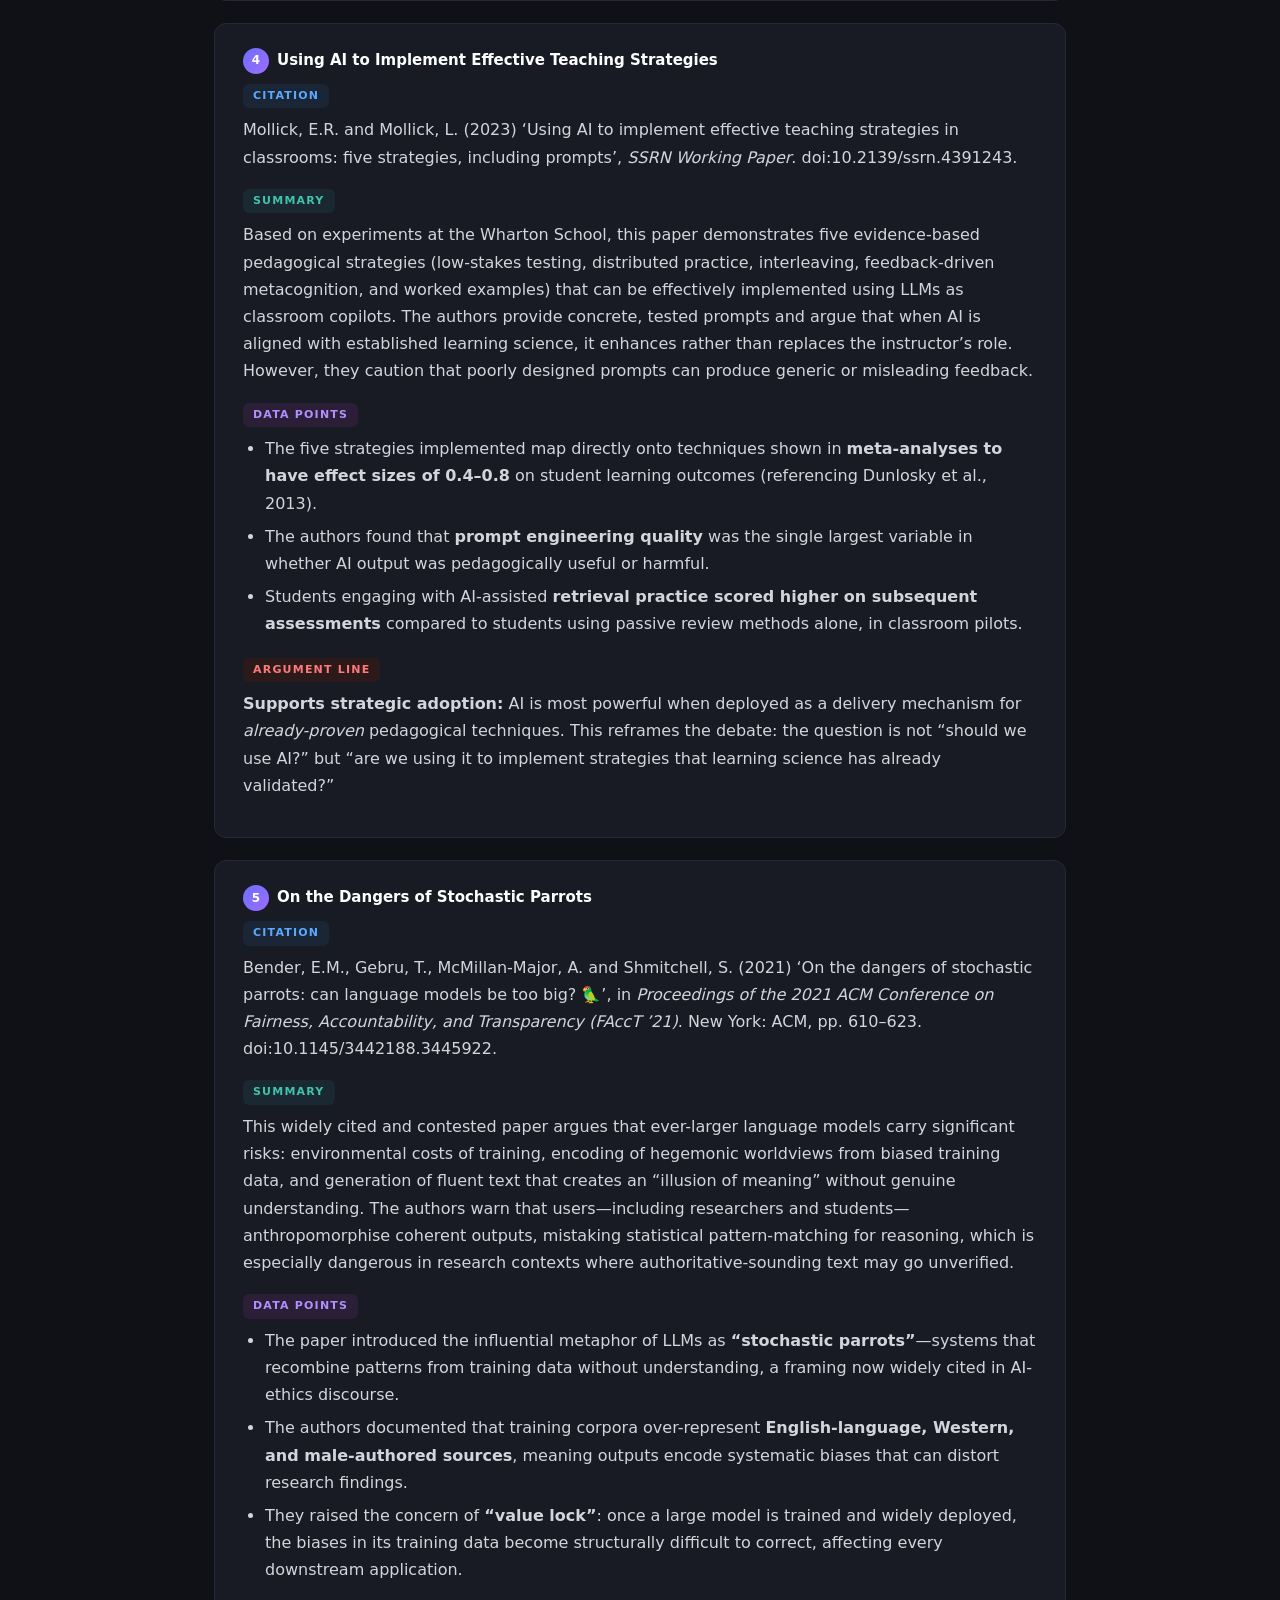
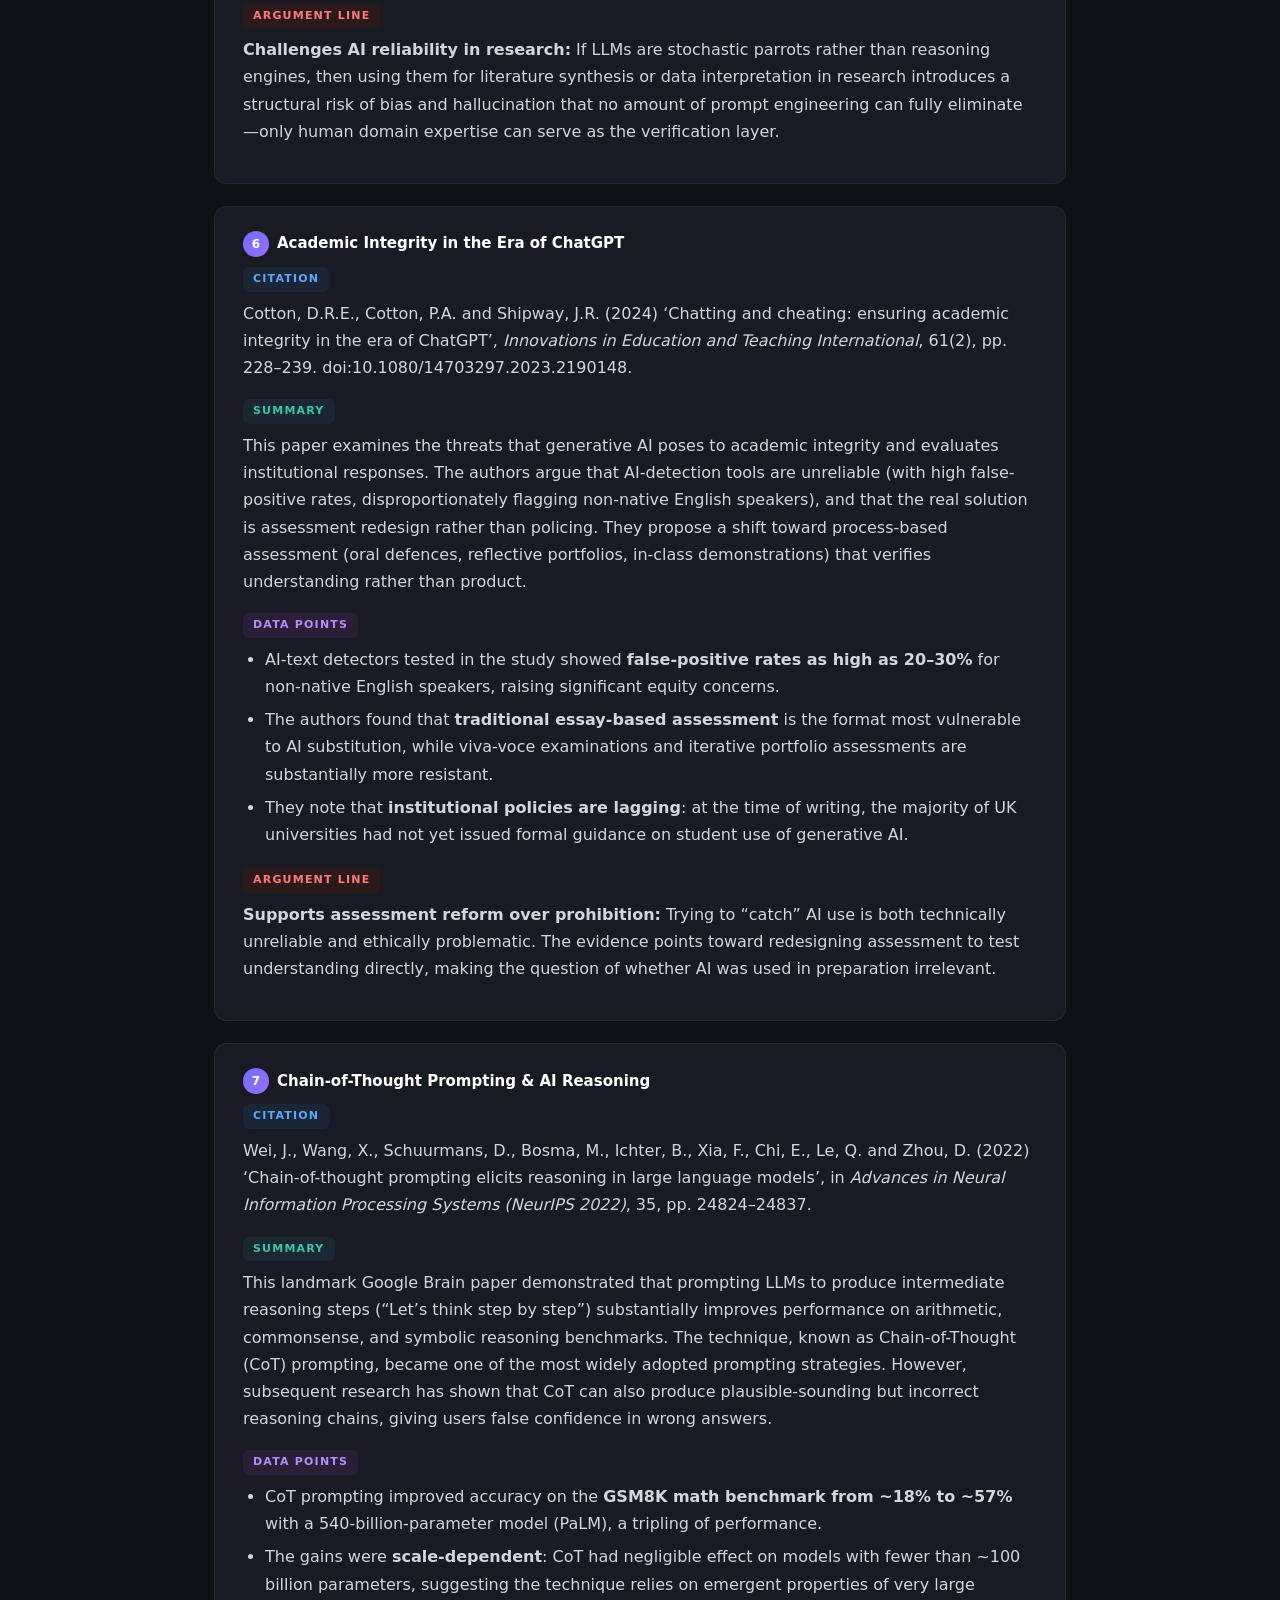
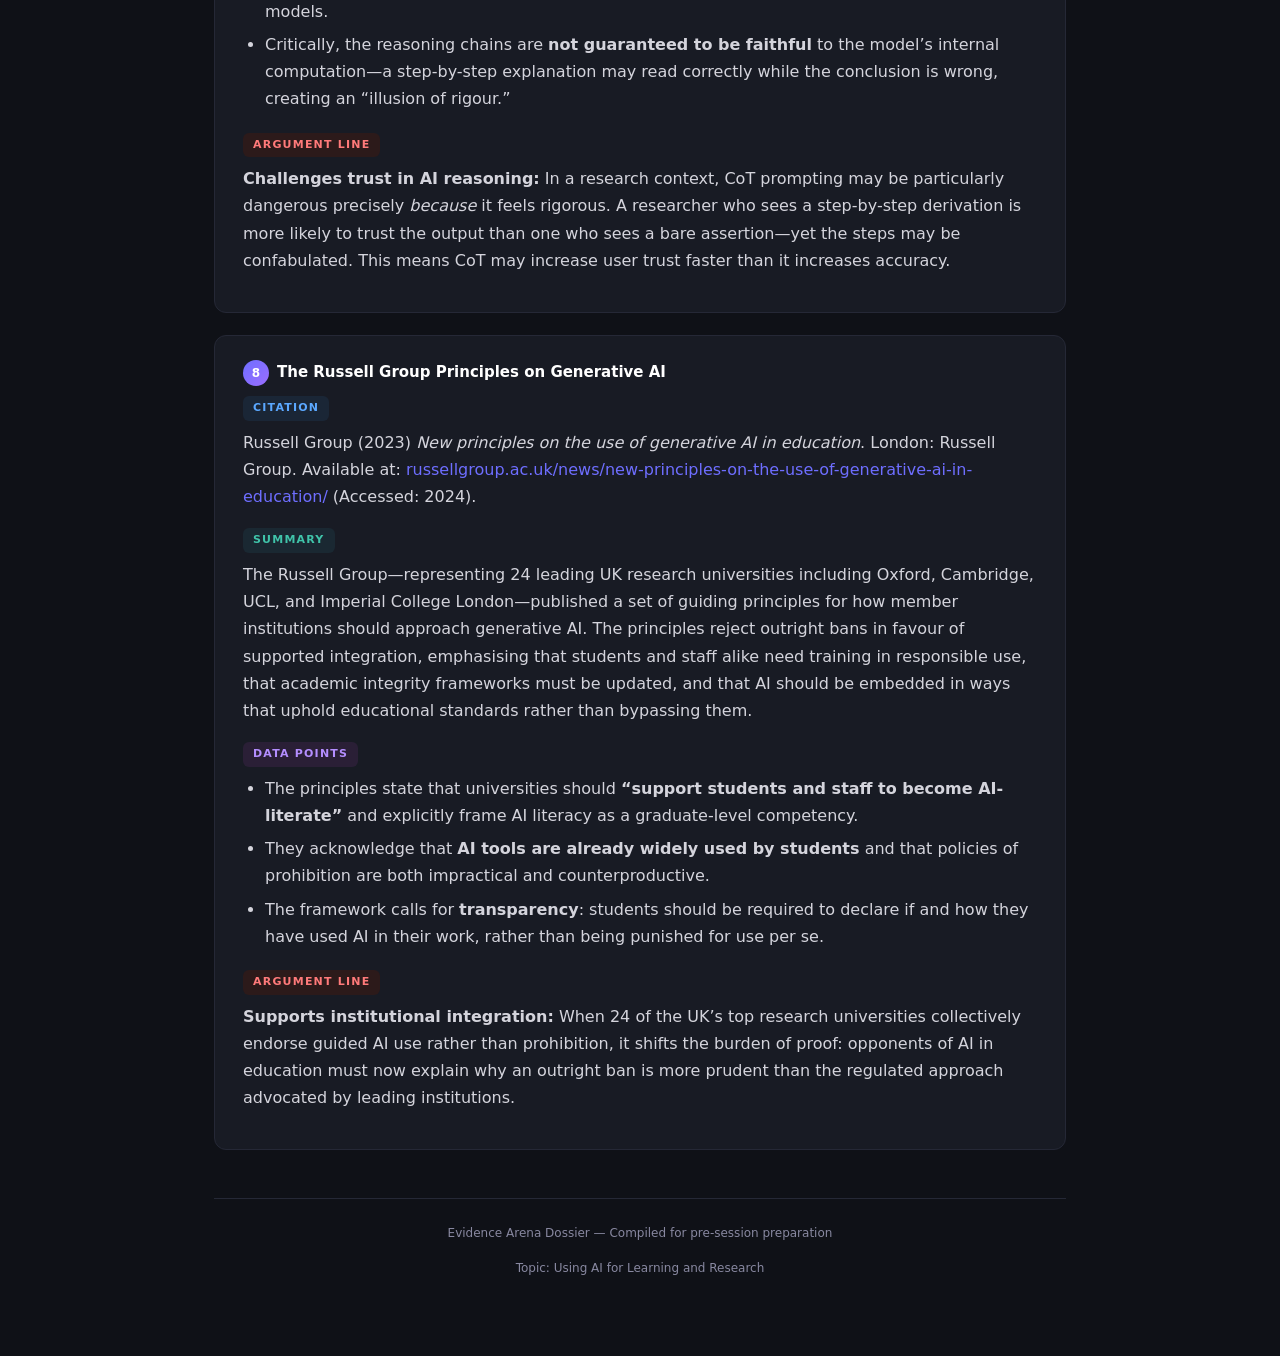
<file: dossier.html>
<!DOCTYPE html>
<html lang="en">
<head>
  <meta charset="UTF-8">
  <meta name="viewport" content="width=device-width, initial-scale=1.0">
  <title>Evidence Arena – AI in Learning &amp; Research Dossier</title>
  <style>
    :root{--bg:#0f1117;--card:#181b24;--accent:#6e6eff;--accent2:#9b6eff;--border:#252836;--text:#d4d4dc;--muted:#8888a0;--heading:#fff}
    *{margin:0;padding:0;box-sizing:border-box}
    body{font-family:'Segoe UI',system-ui,-apple-system,sans-serif;background:var(--bg);color:var(--text);line-height:1.7;padding:0}
    header{background:linear-gradient(135deg,#1a1c28 0%,#12131c 100%);border-bottom:1px solid var(--border);padding:48px 0 36px;text-align:center}
    header h1{font-size:28px;color:var(--heading);letter-spacing:1px}
    header .subtitle{color:var(--muted);font-size:14px;margin-top:8px}
    header .badge{display:inline-block;margin-top:14px;padding:4px 16px;border-radius:20px;background:linear-gradient(135deg,var(--accent),var(--accent2));color:#fff;font-size:12px;font-weight:600;letter-spacing:.5px}
    .container{max-width:900px;margin:0 auto;padding:32px 24px 64px}
    h2{font-size:22px;color:var(--heading);margin:40px 0 18px;padding-bottom:10px;border-bottom:2px solid var(--accent)}
    h3{font-size:17px;color:var(--accent);margin:28px 0 10px}
    h4{font-size:15px;color:var(--heading);margin:18px 0 8px}
    p{margin-bottom:14px}
    ul,ol{margin:0 0 16px 22px}
    li{margin-bottom:6px}
    .card{background:var(--card);border:1px solid var(--border);border-radius:12px;padding:24px 28px;margin-bottom:22px}
    .card-title{font-size:15px;font-weight:700;color:var(--heading);margin-bottom:6px;display:flex;align-items:center;gap:8px}
    .card-title .num{display:inline-flex;align-items:center;justify-content:center;width:26px;height:26px;border-radius:50%;background:linear-gradient(135deg,var(--accent),var(--accent2));color:#fff;font-size:12px;font-weight:700;flex-shrink:0}
    .label{display:inline-block;font-size:11px;text-transform:uppercase;letter-spacing:1.2px;font-weight:700;padding:3px 10px;border-radius:6px;margin-bottom:8px}
    .label-cite{background:#1a2636;color:#5ba8ff}
    .label-summary{background:#1a2832;color:#40c4aa}
    .label-data{background:#2a1f36;color:#b48eff}
    .label-arg{background:#2c1a1a;color:#ff7a7a}
    .provocation{background:linear-gradient(135deg,#1c1e2e,#1a1628);border:1px solid #2e2a44;border-radius:12px;padding:24px 28px;margin-bottom:18px;position:relative}
    .provocation::before{content:'';position:absolute;top:0;left:0;width:4px;height:100%;background:linear-gradient(180deg,var(--accent),var(--accent2));border-radius:4px 0 0 4px}
    .provocation .tag{font-size:11px;text-transform:uppercase;letter-spacing:1.2px;color:var(--accent);font-weight:700;margin-bottom:8px}
    .provocation blockquote{font-size:15px;color:#c8c8e0;font-style:italic;border:none;padding:0;margin:0 0 10px}
    .provocation .rationale{font-size:13px;color:var(--muted)}
    .scope-grid{display:grid;grid-template-columns:1fr 1fr;gap:18px;margin:18px 0}
    .scope-item{background:var(--card);border:1px solid var(--border);border-radius:10px;padding:18px 20px}
    .scope-item h4{margin-top:0;color:var(--heading);font-size:14px}
    .scope-item ul{margin:8px 0 0 18px;font-size:13px}
    .scope-item li{color:var(--muted)}
    .toc{background:var(--card);border:1px solid var(--border);border-radius:12px;padding:20px 28px;margin:24px 0}
    .toc h3{margin-top:0;font-size:14px;text-transform:uppercase;letter-spacing:1px;color:var(--muted)}
    .toc ol{margin:10px 0 0 20px}
    .toc li{margin-bottom:4px}
    .toc a{color:var(--accent);text-decoration:none;font-size:14px}
    .toc a:hover{text-decoration:underline}
    @media(max-width:700px){.scope-grid{grid-template-columns:1fr}.container{padding:20px 14px}}
  </style>
</head>
<body>

<header>
  <h1>Evidence Arena Dossier</h1>
  <p class="subtitle">Topic &mdash; Using AI for Learning and Research</p>
  <span class="badge">Pre-Session Preparation</span>
</header>

<div class="container">

  <!-- TABLE OF CONTENTS -->
  <nav class="toc">
    <h3>Contents</h3>
    <ol>
      <li><a href="#scope">Phase 1 &mdash; Research Scoping</a></li>
      <li><a href="#provocations">Discussion Provocations</a></li>
      <li><a href="#evidence">Evidence Bank (8 Sources)</a></li>
    </ol>
  </nav>

  <!-- =========================================================
       SECTION 1 – RESEARCH SCOPING
       ========================================================= -->
  <h2 id="scope">1. Research Scoping</h2>

  <p>Artificial intelligence is reshaping both <strong>how students learn</strong> and <strong>how researchers produce knowledge</strong>. The scoping below maps the key impact areas identified in current literature.</p>

  <div class="scope-grid">
    <div class="scope-item">
      <h4>AI in Learning</h4>
      <ul>
        <li><strong>Personalised Tutoring</strong> &mdash; Adaptive platforms (e.g., intelligent tutoring systems, LLM-based chatbots) tailor feedback, pacing, and content to individual learners, showing measurable gains in formative assessment contexts.</li>
        <li><strong>Accessibility</strong> &mdash; Real-time captioning, text-to-speech, language translation, and assistive summarisation tools lower barriers for students with disabilities and non-native speakers.</li>
        <li><strong>Skill Acquisition vs. Skill Atrophy</strong> &mdash; Growing concern that over-reliance on generative AI for coding, writing, and data visualisation may erode foundational competencies students need to critically evaluate outputs.</li>
        <li><strong>Academic Integrity</strong> &mdash; Generative text tools challenge traditional assessment design; institutions are revising policies and exploring AI-detection tools, though detection accuracy remains contested.</li>
      </ul>
    </div>
    <div class="scope-item">
      <h4>AI in Research</h4>
      <ul>
        <li><strong>Data Analysis &amp; Discovery</strong> &mdash; ML models accelerate pattern recognition across large datasets (genomics, climate science, social-media corpora), enabling research at scales impossible manually.</li>
        <li><strong>Automated Literature Review</strong> &mdash; Tools like Elicit, Semantic Scholar, and Consensus use LLMs to surface, summarise, and synthesise papers, but risk algorithmic bias in paper selection.</li>
        <li><strong>AI-Assisted Writing</strong> &mdash; LLMs are used for drafting, paraphrasing, and translation, raising questions about authorship, transparency, and the integrity of the scholarly voice.</li>
        <li><strong>Ethics &amp; Governance</strong> &mdash; Issues include data privacy, reproducibility of AI-assisted findings, consent for training-data use, and responsible-use frameworks issued by funding bodies and publishers.</li>
      </ul>
    </div>
  </div>

  <h3>Cross-Cutting Tensions</h3>
  <ul>
    <li><strong>Efficiency vs. Understanding:</strong> AI accelerates outputs but may decouple the researcher/learner from the process that builds deep expertise.</li>
    <li><strong>Democratisation vs. Dependency:</strong> AI lowers the barrier to entry for research and learning, yet creates dependency on opaque proprietary systems.</li>
    <li><strong>Innovation vs. Regulation:</strong> The pace of AI capability outstrips institutional policy; universities and publishers are still formulating guidelines.</li>
  </ul>

  <!-- =========================================================
       SECTION 2 – DISCUSSION PROVOCATIONS
       ========================================================= -->
  <h2 id="provocations">2. Discussion Provocations</h2>

  <div class="provocation">
    <div class="tag">Provocation 1 &mdash; The Epistemic Outsourcing Dilemma</div>
    <blockquote>
      "If a postgraduate student uses an AI tool to identify, screen, and synthesise sources for a systematic review and the AI halluccinates a citation or silently omits a contradictory study, has the student actually conducted a review&mdash;or merely approved one? At what point does 'AI-assisted research' become 'AI-conducted, human-rubber-stamped research', and should the distinction matter for how we award degrees?"
    </blockquote>
    <p class="rationale"><strong>Why it&rsquo;s tough:</strong> This provocation forces both sides to define the <em>minimum cognitive contribution</em> a human must make for work to count as their own. Defenders of AI will argue the student still exercises judgement in interpreting results; critics will argue that if the student cannot independently reproduce the search logic, the epistemic labour has been outsourced. It connects to evidence on algorithmic bias in literature-review tools (Sources 3, 5, 8 in the Evidence Bank) and UNESCO&rsquo;s call for human-centred AI governance (Source 2).</p>
  </div>

  <div class="provocation">
    <div class="tag">Provocation 2 &mdash; The Deskilling Paradox</div>
    <blockquote>
      "Large Language Models can now generate statistically sound Python code, produce publication-ready data visualisations, and draft methodology sections. If the output is correct, does it matter that the student cannot do it manually? Should universities redesign curricula to teach 'AI orchestration' instead of foundational programming and statistics, or does that create a generation of researchers who can operate tools they fundamentally do not understand?"
    </blockquote>
    <p class="rationale"><strong>Why it&rsquo;s tough:</strong> Both positions have strong evidence. Proponents of curricular reform point to efficiency gains and the precedent of calculators replacing long division. Opponents cite research on the <em>generation effect</em> in learning science&mdash;that actively producing knowledge (rather than passively reviewing AI output) is essential for deep understanding. The provocation connects directly to evidence on skill atrophy (Sources 1, 4, 6) and Chain-of-Thought prompting reliability (Source 7).</p>
  </div>

  <!-- =========================================================
       SECTION 3 – EVIDENCE BANK
       ========================================================= -->
  <h2 id="evidence">3. Evidence Bank</h2>
  <p>Eight high-quality sources drawn from peer-reviewed journals, international policy reports, and landmark technical papers. Each entry provides citation, summary, data points, and a ready-made argument line.</p>

  <!-- SOURCE 1 -->
  <div class="card">
    <div class="card-title"><span class="num">1</span> AI &amp; Higher Education &mdash; Systematic Review</div>

    <span class="label label-cite">Citation</span>
    <p>Zawacki-Richter, O., Mar&iacute;n, V.I., Bond, M. and Gouverneur, F. (2019) &lsquo;Systematic review of research on artificial intelligence applications in higher education &ndash; where are the educators?&rsquo;, <em>International Journal of Educational Technology in Higher Education</em>, 16(1), article 39. doi:10.1186/s41239-019-0171-0.</p>

    <span class="label label-summary">Summary</span>
    <p>This systematic review analysed 146 peer-reviewed articles on AI in higher education published between 2007 and 2018. It found that the majority of studies focus on adaptive and personalised learning systems, while significantly fewer address institutional or ethical dimensions. The authors noted a striking absence of educator perspectives in the design and evaluation of AI tools, with most research driven by computer-science departments rather than education faculties.</p>

    <span class="label label-data">Data Points</span>
    <ul>
      <li>Of the 146 studies reviewed, the largest cluster (roughly 40%) concerned <strong>intelligent tutoring systems and adaptive learning</strong>.</li>
      <li>Only a small minority of studies (&lt; 10%) examined the <strong>ethical implications</strong> of AI in education or involved educators as co-designers.</li>
      <li>There was a marked geographic concentration: the majority of studies originated from the <strong>United States and China</strong>, raising questions about generalisability.</li>
    </ul>

    <span class="label label-arg">Argument Line</span>
    <p><strong>Supports caution:</strong> If the research base underpinning AI-in-education tools was built with minimal input from educators and limited ethical scrutiny, universities adopting these tools are making curricular decisions on an incomplete evidence base&mdash;a fact that should temper enthusiasm for rapid AI integration.</p>
  </div>

  <!-- SOURCE 2 -->
  <div class="card">
    <div class="card-title"><span class="num">2</span> UNESCO Guidance on Generative AI</div>

    <span class="label label-cite">Citation</span>
    <p>UNESCO (2023) <em>Guidance for generative AI in education and research</em>. Paris: United Nations Educational, Scientific and Cultural Organization. ISBN 978-92-3-100612-8.</p>

    <span class="label label-summary">Summary</span>
    <p>This landmark policy document is the first global guidance framework from an intergovernmental body specifically addressing generative AI in education and research. It proposes a human-centred approach, emphasising that AI should augment rather than replace human agency. The guidance outlines steps governments and institutions should take, including regulating data use, protecting learner privacy, validating AI outputs, and ensuring that AI does not widen existing inequalities.</p>

    <span class="label label-data">Data Points</span>
    <ul>
      <li>UNESCO recommends that <strong>no generative-AI tool should be used with learners under the age of 13</strong>, and use between 13&ndash;18 should be closely supervised.</li>
      <li>The report stresses that fewer than <strong>10% of schools and universities globally</strong> had formal guidance on AI use at the time of publication.</li>
      <li>It explicitly calls for <strong>AI literacy as a new foundational competency</strong> in national curricula, alongside reading, writing, and numeracy.</li>
    </ul>

    <span class="label label-arg">Argument Line</span>
    <p><strong>Supports regulated adoption:</strong> UNESCO&rsquo;s framework validates the use of AI in education <em>only</em> when safeguards (transparency, human oversight, equity audits) are in place. This makes a powerful evidence-based rebuttal to both uncritical adoption <em>and</em> outright prohibition.</p>
  </div>

  <!-- SOURCE 3 -->
  <div class="card">
    <div class="card-title"><span class="num">3</span> ChatGPT for Good? Opportunities &amp; Challenges in Education</div>

    <span class="label label-cite">Citation</span>
    <p>Kasneci, E., Se&szlig;ler, K., K&uuml;chemann, S., Bannert, M., Dementieva, D., Fischer, F., Gasser, U., Groh, G., G&uuml;nnemann, S., H&uuml;llermeier, E., Krusche, S., Kutyniok, G., Michaeli, T., Nerdel, C., Pfeffer, J., Poquet, O., Saber, M., Schmidt, A., Seidel, T., Stadler, M., Weller, J., Kuhn, J. and Kasneci, G. (2023) &lsquo;ChatGPT for good? On opportunities and challenges of large language models for education&rsquo;, <em>Learning and Individual Differences</em>, 103, article 102274. doi:10.1016/j.lindif.2023.102274.</p>

    <span class="label label-summary">Summary</span>
    <p>A multidisciplinary team of 23 researchers evaluated the potential of ChatGPT and similar LLMs across various educational contexts. The paper identifies opportunities such as personalised feedback, scaffolded problem-solving, and language-learning support, while raising challenges including factual inaccuracy (hallucination), plagiarism concerns, potential for reinforcing biases in training data, and the risk of undermining critical-thinking development if students accept AI outputs uncritically.</p>

    <span class="label label-data">Data Points</span>
    <ul>
      <li>The authors highlight that LLMs can generate <strong>plausible but factually incorrect answers</strong> (hallucinations) with high confidence, creating a particular danger in educational settings where students may lack domain expertise to detect errors.</li>
      <li>They identify <strong>bias amplification</strong> as a structural risk: LLMs trained on skewed corpora may perpetuate stereotypes or present culturally narrow perspectives as universal knowledge.</li>
      <li>The paper advocates for <strong>&ldquo;AI literacy&rdquo; training</strong> as a prerequisite to productive educational use, arguing that without it, students become passive consumers of AI output.</li>
    </ul>

    <span class="label label-arg">Argument Line</span>
    <p><strong>Challenges uncritical adoption:</strong> Even proponents concede that the hallucination problem is not solved; deploying LLMs in education without concurrent AI-literacy training risks entrenching misinformation dressed in articulate prose&mdash;a &ldquo;fluency trap.&rdquo;</p>
  </div>

  <!-- SOURCE 4 -->
  <div class="card">
    <div class="card-title"><span class="num">4</span> Using AI to Implement Effective Teaching Strategies</div>

    <span class="label label-cite">Citation</span>
    <p>Mollick, E.R. and Mollick, L. (2023) &lsquo;Using AI to implement effective teaching strategies in classrooms: five strategies, including prompts&rsquo;, <em>SSRN Working Paper</em>. doi:10.2139/ssrn.4391243.</p>

    <span class="label label-summary">Summary</span>
    <p>Based on experiments at the Wharton School, this paper demonstrates five evidence-based pedagogical strategies (low-stakes testing, distributed practice, interleaving, feedback-driven metacognition, and worked examples) that can be effectively implemented using LLMs as classroom copilots. The authors provide concrete, tested prompts and argue that when AI is aligned with established learning science, it enhances rather than replaces the instructor&rsquo;s role. However, they caution that poorly designed prompts can produce generic or misleading feedback.</p>

    <span class="label label-data">Data Points</span>
    <ul>
      <li>The five strategies implemented map directly onto techniques shown in <strong>meta-analyses to have effect sizes of 0.4&ndash;0.8</strong> on student learning outcomes (referencing Dunlosky et al., 2013).</li>
      <li>The authors found that <strong>prompt engineering quality</strong> was the single largest variable in whether AI output was pedagogically useful or harmful.</li>
      <li>Students engaging with AI-assisted <strong>retrieval practice scored higher on subsequent assessments</strong> compared to students using passive review methods alone, in classroom pilots.</li>
    </ul>

    <span class="label label-arg">Argument Line</span>
    <p><strong>Supports strategic adoption:</strong> AI is most powerful when deployed as a delivery mechanism for <em>already-proven</em> pedagogical techniques. This reframes the debate: the question is not &ldquo;should we use AI?&rdquo; but &ldquo;are we using it to implement strategies that learning science has already validated?&rdquo;</p>
  </div>

  <!-- SOURCE 5 -->
  <div class="card">
    <div class="card-title"><span class="num">5</span> On the Dangers of Stochastic Parrots</div>

    <span class="label label-cite">Citation</span>
    <p>Bender, E.M., Gebru, T., McMillan-Major, A. and Shmitchell, S. (2021) &lsquo;On the dangers of stochastic parrots: can language models be too big? &#x1F99C;&rsquo;, in <em>Proceedings of the 2021 ACM Conference on Fairness, Accountability, and Transparency (FAccT &rsquo;21)</em>. New York: ACM, pp. 610&ndash;623. doi:10.1145/3442188.3445922.</p>

    <span class="label label-summary">Summary</span>
    <p>This widely cited and contested paper argues that ever-larger language models carry significant risks: environmental costs of training, encoding of hegemonic worldviews from biased training data, and generation of fluent text that creates an &ldquo;illusion of meaning&rdquo; without genuine understanding. The authors warn that users&mdash;including researchers and students&mdash;anthropomorphise coherent outputs, mistaking statistical pattern-matching for reasoning, which is especially dangerous in research contexts where authoritative-sounding text may go unverified.</p>

    <span class="label label-data">Data Points</span>
    <ul>
      <li>The paper introduced the influential metaphor of LLMs as <strong>&ldquo;stochastic parrots&rdquo;</strong>&mdash;systems that recombine patterns from training data without understanding, a framing now widely cited in AI-ethics discourse.</li>
      <li>The authors documented that training corpora over-represent <strong>English-language, Western, and male-authored sources</strong>, meaning outputs encode systematic biases that can distort research findings.</li>
      <li>They raised the concern of <strong>&ldquo;value lock&rdquo;</strong>: once a large model is trained and widely deployed, the biases in its training data become structurally difficult to correct, affecting every downstream application.</li>
    </ul>

    <span class="label label-arg">Argument Line</span>
    <p><strong>Challenges AI reliability in research:</strong> If LLMs are stochastic parrots rather than reasoning engines, then using them for literature synthesis or data interpretation in research introduces a structural risk of bias and hallucination that no amount of prompt engineering can fully eliminate&mdash;only human domain expertise can serve as the verification layer.</p>
  </div>

  <!-- SOURCE 6 -->
  <div class="card">
    <div class="card-title"><span class="num">6</span> Academic Integrity in the Era of ChatGPT</div>

    <span class="label label-cite">Citation</span>
    <p>Cotton, D.R.E., Cotton, P.A. and Shipway, J.R. (2024) &lsquo;Chatting and cheating: ensuring academic integrity in the era of ChatGPT&rsquo;, <em>Innovations in Education and Teaching International</em>, 61(2), pp. 228&ndash;239. doi:10.1080/14703297.2023.2190148.</p>

    <span class="label label-summary">Summary</span>
    <p>This paper examines the threats that generative AI poses to academic integrity and evaluates institutional responses. The authors argue that AI-detection tools are unreliable (with high false-positive rates, disproportionately flagging non-native English speakers), and that the real solution is assessment redesign rather than policing. They propose a shift toward process-based assessment (oral defences, reflective portfolios, in-class demonstrations) that verifies understanding rather than product.</p>

    <span class="label label-data">Data Points</span>
    <ul>
      <li>AI-text detectors tested in the study showed <strong>false-positive rates as high as 20&ndash;30%</strong> for non-native English speakers, raising significant equity concerns.</li>
      <li>The authors found that <strong>traditional essay-based assessment</strong> is the format most vulnerable to AI substitution, while viva-voce examinations and iterative portfolio assessments are substantially more resistant.</li>
      <li>They note that <strong>institutional policies are lagging</strong>: at the time of writing, the majority of UK universities had not yet issued formal guidance on student use of generative AI.</li>
    </ul>

    <span class="label label-arg">Argument Line</span>
    <p><strong>Supports assessment reform over prohibition:</strong> Trying to &ldquo;catch&rdquo; AI use is both technically unreliable and ethically problematic. The evidence points toward redesigning assessment to test understanding directly, making the question of whether AI was used in preparation irrelevant.</p>
  </div>

  <!-- SOURCE 7 -->
  <div class="card">
    <div class="card-title"><span class="num">7</span> Chain-of-Thought Prompting &amp; AI Reasoning</div>

    <span class="label label-cite">Citation</span>
    <p>Wei, J., Wang, X., Schuurmans, D., Bosma, M., Ichter, B., Xia, F., Chi, E., Le, Q. and Zhou, D. (2022) &lsquo;Chain-of-thought prompting elicits reasoning in large language models&rsquo;, in <em>Advances in Neural Information Processing Systems (NeurIPS 2022)</em>, 35, pp. 24824&ndash;24837.</p>

    <span class="label label-summary">Summary</span>
    <p>This landmark Google Brain paper demonstrated that prompting LLMs to produce intermediate reasoning steps (&ldquo;Let&rsquo;s think step by step&rdquo;) substantially improves performance on arithmetic, commonsense, and symbolic reasoning benchmarks. The technique, known as Chain-of-Thought (CoT) prompting, became one of the most widely adopted prompting strategies. However, subsequent research has shown that CoT can also produce plausible-sounding but incorrect reasoning chains, giving users false confidence in wrong answers.</p>

    <span class="label label-data">Data Points</span>
    <ul>
      <li>CoT prompting improved accuracy on the <strong>GSM8K math benchmark from ~18% to ~57%</strong> with a 540-billion-parameter model (PaLM), a tripling of performance.</li>
      <li>The gains were <strong>scale-dependent</strong>: CoT had negligible effect on models with fewer than ~100 billion parameters, suggesting the technique relies on emergent properties of very large models.</li>
      <li>Critically, the reasoning chains are <strong>not guaranteed to be faithful</strong> to the model&rsquo;s internal computation&mdash;a step-by-step explanation may read correctly while the conclusion is wrong, creating an &ldquo;illusion of rigour.&rdquo;</li>
    </ul>

    <span class="label label-arg">Argument Line</span>
    <p><strong>Challenges trust in AI reasoning:</strong> In a research context, CoT prompting may be particularly dangerous precisely <em>because</em> it feels rigorous. A researcher who sees a step-by-step derivation is more likely to trust the output than one who sees a bare assertion&mdash;yet the steps may be confabulated. This means CoT may increase user trust faster than it increases accuracy.</p>
  </div>

  <!-- SOURCE 8 -->
  <div class="card">
    <div class="card-title"><span class="num">8</span> The Russell Group Principles on Generative AI</div>

    <span class="label label-cite">Citation</span>
    <p>Russell Group (2023) <em>New principles on the use of generative AI in education</em>. London: Russell Group. Available at: <span style="color:var(--accent)">russellgroup.ac.uk/news/new-principles-on-the-use-of-generative-ai-in-education/</span> (Accessed: 2024).</p>

    <span class="label label-summary">Summary</span>
    <p>The Russell Group&mdash;representing 24 leading UK research universities including Oxford, Cambridge, UCL, and Imperial College London&mdash;published a set of guiding principles for how member institutions should approach generative AI. The principles reject outright bans in favour of supported integration, emphasising that students and staff alike need training in responsible use, that academic integrity frameworks must be updated, and that AI should be embedded in ways that uphold educational standards rather than bypassing them.</p>

    <span class="label label-data">Data Points</span>
    <ul>
      <li>The principles state that universities should <strong>&ldquo;support students and staff to become AI-literate&rdquo;</strong> and explicitly frame AI literacy as a graduate-level competency.</li>
      <li>They acknowledge that <strong>AI tools are already widely used by students</strong> and that policies of prohibition are both impractical and counterproductive.</li>
      <li>The framework calls for <strong>transparency</strong>: students should be required to declare if and how they have used AI in their work, rather than being punished for use per se.</li>
    </ul>

    <span class="label label-arg">Argument Line</span>
    <p><strong>Supports institutional integration:</strong> When 24 of the UK&rsquo;s top research universities collectively endorse guided AI use rather than prohibition, it shifts the burden of proof: opponents of AI in education must now explain why an outright ban is more prudent than the regulated approach advocated by leading institutions.</p>
  </div>

  <!-- FOOTER -->
  <div style="margin-top:48px;padding-top:24px;border-top:1px solid var(--border);text-align:center;color:var(--muted);font-size:12px">
    <p>Evidence Arena Dossier &mdash; Compiled for pre-session preparation</p>
    <p>Topic: Using AI for Learning and Research</p>
  </div>

</div>
</body>
</html>
</file>
